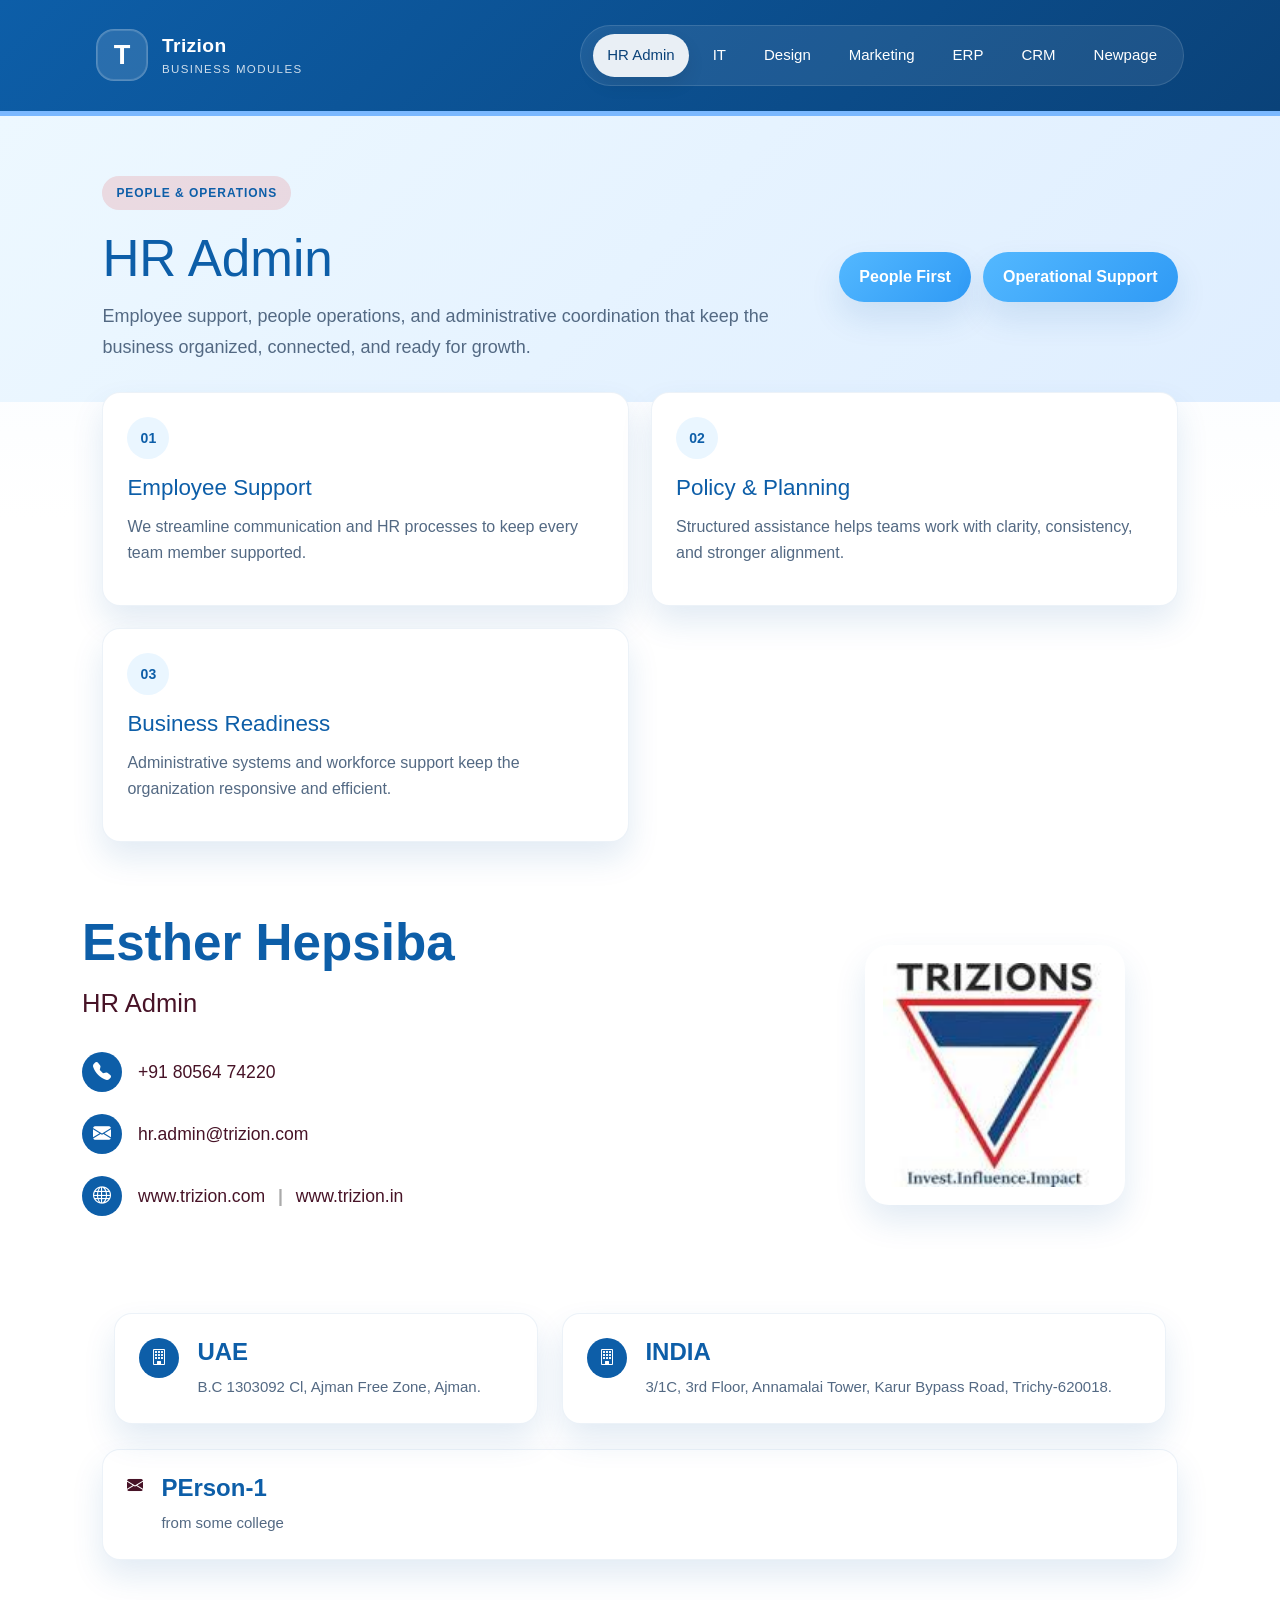
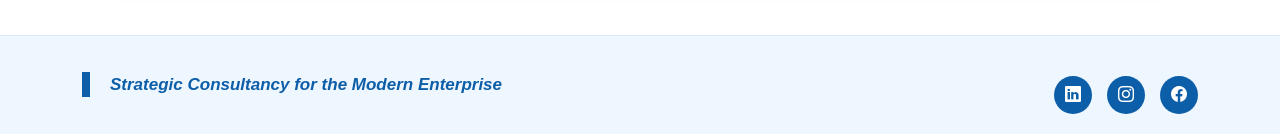
<file: index.html>
<!DOCTYPE html>
<html lang="en">
<head>
    <meta charset="UTF-8">
    <meta name="viewport" content="width=device-width, initial-scale=1.0">
    <title>Trizion - HR Admin</title>
    <link href="https://cdn.jsdelivr.net/npm/bootstrap@5.3.3/dist/css/bootstrap.min.css" rel="stylesheet">
    <link rel="stylesheet" href="https://cdn.jsdelivr.net/npm/bootstrap-icons@1.11.3/font/bootstrap-icons.min.css">
    <link rel="stylesheet" href="css/style.css">
</head>
<body>
    <script src="https://cdn.jsdelivr.net/npm/bootstrap@5.3.3/dist/js/bootstrap.bundle.min.js"></script>
    <script src="js/script.js"></script>

    <header class="site-header">
        <div class="header-container">
            <div class="header-shell">
                <div class="brand-block">
                    <div class="brand-logo">T</div>
                    <div class="brand-copy">
                        <span class="brand-tag">Trizion</span>
                        <small>Business Modules</small>
                    </div>
                </div>

                <nav class="module-nav" aria-label="Primary navigation">
                    <a href="index.html" class="active">HR Admin</a>
                    <a href="IT/it.html">IT</a>
                    <a href="design/design.html">Design</a>
                    <a href="marketing/marketing.html">Marketing</a>
                    <a href="erp/erp.html">ERP</a>
                    <a href="crm/crm.html">CRM</a>
                    <a href="newpg/newpage.html">Newpage</a>
                </nav>
            </div>
        </div>
    </header>

    <main>
        <section class="hr-banner">
            <div class="banner-copy">
                <span class="eyebrow">People & Operations</span>
                <h2>HR Admin</h2>
                <p>
                    Employee support, people operations, and administrative coordination that keep the business
                    organized, connected, and ready for growth.
                </p>
            </div>
            <div class="banner-cta">
                <button>People First</button>
                <button>Operational Support</button>
            </div>
        </section>

        <section class="department-showcase">
            <div class="showcase-card">
                <span class="showcase-number">01</span>
                <h3>Employee Support</h3>
                <p>We streamline communication and HR processes to keep every team member supported.</p>
            </div>
            <div class="showcase-card">
                <span class="showcase-number">02</span>
                <h3>Policy & Planning</h3>
                <p>Structured assistance helps teams work with clarity, consistency, and stronger alignment.</p>
            </div>
            <div class="showcase-card">
                <span class="showcase-number">03</span>
                <h3>Business Readiness</h3>
                <p>Administrative systems and workforce support keep the organization responsive and efficient.</p>
            </div>
        </section>

        <section class="employee-section">
            <div class="container employee-profile">
                <div class="employee-summary">
                    <h2 class="employee-name">Esther Hepsiba</h2>
                    <p class="employee-role">HR Admin</p>

                    <div class="contact-details">
                        <div class="contact-item">
                            <div class="contact-icon"><i class="bi bi-telephone-fill"></i></div>
                            <span>+91 80564 74220</span>
                        </div>
                        <div class="contact-item">
                            <div class="contact-icon"><i class="bi bi-envelope-fill"></i></div>
                            <span>hr.admin@trizion.com</span>
                        </div>
                        <div class="contact-item">
                            <div class="contact-icon"><i class="bi bi-globe"></i></div>
                            <span>
                                www.trizion.com
                                <strong class="website-divider">|</strong>
                                www.trizion.in
                            </span>
                        </div>
                    </div>
                </div>

                <div class="profile-visual">
                    <img src="assets/images/trizions-logo.png" alt="Trizion Logo" class="company-logo">
                </div>
            </div>
        </section>

        <section class="address-section">
            <div class="container">
                <div class="row g-4">
                    <div class="col-md-5">
                        <div class="address-block">
                            <div class="address-icon"><i class="bi bi-building"></i></div>
                            <div>
                                <h3>UAE</h3>
                                <p>B.C 1303092 Cl, Ajman Free Zone, Ajman.</p>
                            </div>
                        </div>
                    </div>
                    <div class="col-md-7">
                        <div class="address-block">
                            <div class="address-icon"><i class="bi bi-building"></i></div>
                            <div>
                                <h3>INDIA</h3>
                                <p>3/1C, 3rd Floor, Annamalai Tower, Karur Bypass Road, Trichy-620018.</p>
                            </div>
                        </div>
                    </div>
                </div>
            </div>
            <div class=""col-md-8">
                <div class="address-block">
                <div class="Linkedin-icon"><i class="bi-envelope-fill"></i></div>
                <div>
                    <h3>PErson-1</h3>
                    <p>from some college</p>
                </div>
                </div>
            </div>
        </section>
    </main>

    <footer class="site-footer">
        <div class="container footer-inner">
            <div class="footer-title">Strategic Consultancy for the Modern Enterprise</div>
            <div class="social-icons">
                <a href="#" aria-label="LinkedIn"><i class="bi bi-linkedin"></i></a>
                <a href="#" aria-label="Instagram"><i class="bi bi-instagram"></i></a>
                <a href="#" aria-label="Facebook"><i class="bi bi-facebook"></i></a>
            </div>
        </div>
    </footer>
</body>
</html>
</file>
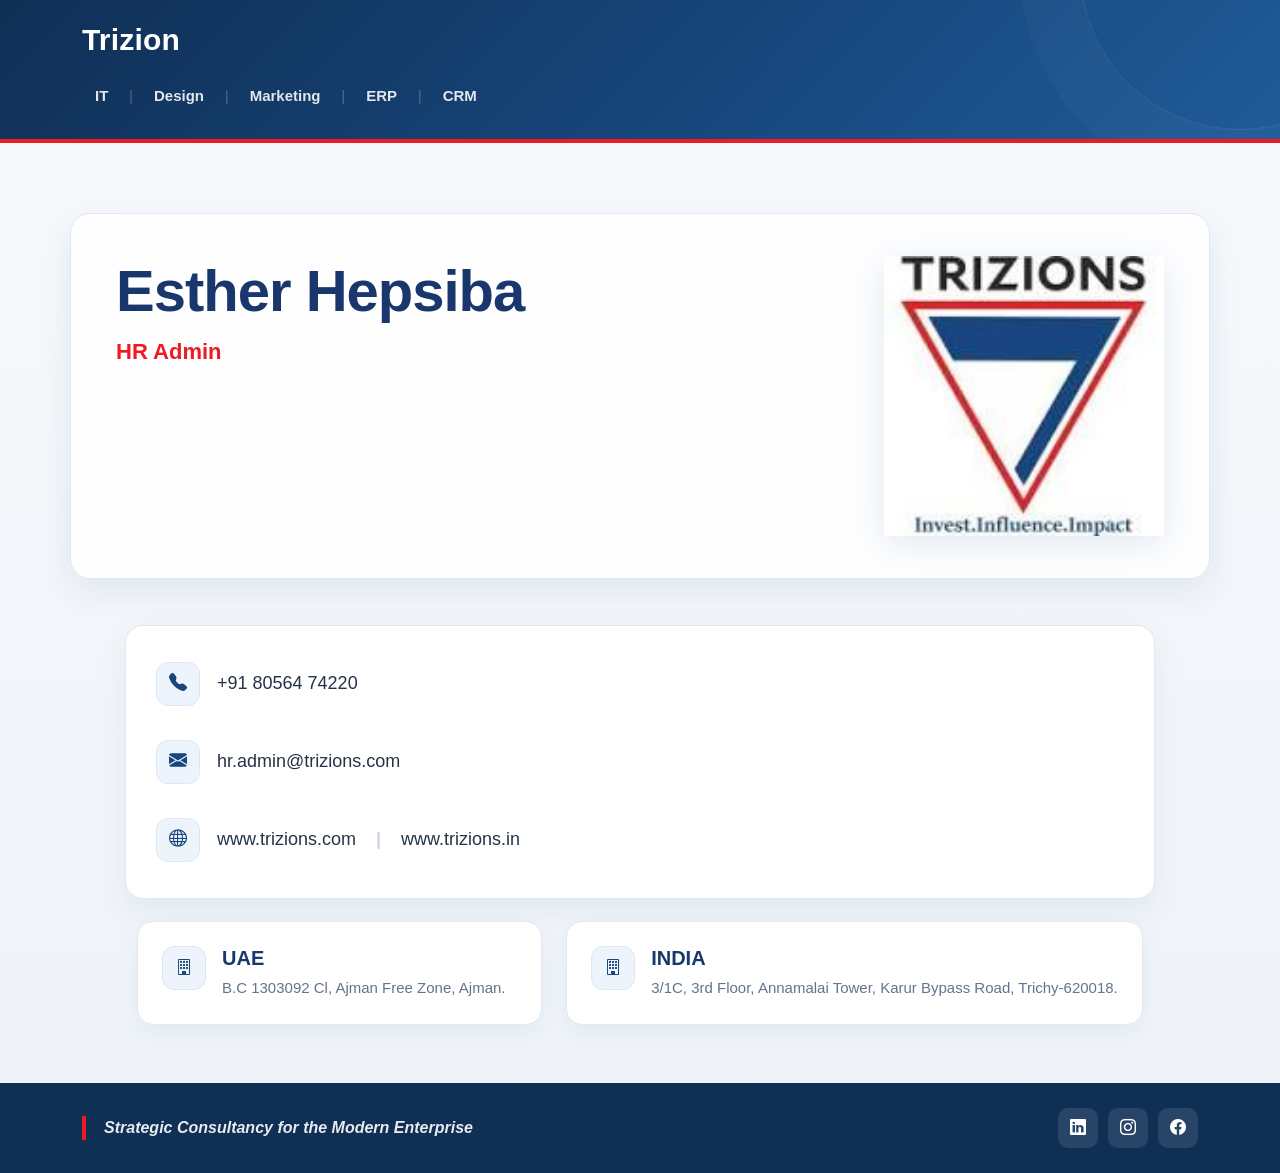
<file: trizon_professional/trizon/index.html>
<!DOCTYPE html>
<html lang="en">
<head>
    <meta charset="UTF-8">
    <meta name="viewport" content="width=device-width, initial-scale=1.0">
    <title>Trizion - HR Admin</title>
    <!-- Bootstrap CSS -->
    <link
        href="https://cdn.jsdelivr.net/npm/bootstrap@5.3.3/dist/css/bootstrap.min.css"
        rel="stylesheet">
    <!-- Bootstrap Icons -->
    <link
        rel="stylesheet"
        href="https://cdn.jsdelivr.net/npm/bootstrap-icons@1.11.3/font/bootstrap-icons.min.css">
    <!-- Custom CSS -->
    <link rel="stylesheet" href="css/style.css">
</head>
<body>
    <!-- Bootstrap JavaScript -->
    <script
        src="https://cdn.jsdelivr.net/npm/bootstrap@5.3.3/dist/js/bootstrap.bundle.min.js">
    </script>
    <!-- Custom JavaScript -->
    <script src="js/script.js"></script>
<header class="site-header">
    <div class="container">
        <div class="header-content">
            <h1 class="company-name">
                Trizion
            </h1>
            <nav class="main-navigation">
                <a href="IT/it.html">IT</a>
                <span>|</span>
                <a href="design/design.html">Design</a>
                <span>|</span>
                <a href="marketing/marketing.html">Marketing</a>
                <span>|</span>
                <a href="erp/erp.html">ERP</a>
                <span>|</span>
                <a href="crm/crm.html">CRM</a>
            </nav>
        </div>
    </div>
    <div class="container">

        <div class="header-content">

            <!-- Logo -->
            ...

            <!-- Navigation -->
            <nav class="main-navigation">
                ...
            </nav>

        </div>

    </div>


</header>
<main>
    <section class="employee-section">
        <div class="container">
            <div class="row align-items-start">
                <!-- Employee Information -->
                <div class="col-lg-8">
                    <h2 class="employee-name">
                        Esther Hepsiba
                    </h2>
                    <p class="employee-role">
                        HR Admin
                    </p>
                </div>
                <!-- Company Logo -->
                <div class="col-lg-4 text-lg-end text-center">
                    <img
                        src="assets/images/trizions-logo.png"
                        alt="Trizion Logo"
                        class="company-logo">
                </div>
            </div>
        </div>
    </section>
</main>
<p class="employee-role">
    HR Admin
</p>
<div class="contact-details">
    <div class="contact-item">
        <div class="contact-icon">
            <i class="bi bi-telephone-fill"></i>
        </div>
        <span>+91 80564 74220</span>
    </div>
    <div class="contact-item">
        <div class="contact-icon">
            <i class="bi bi-envelope-fill"></i>
        </div>
        <span>hr.admin@trizions.com</span>
    </div>
   <div class="contact-item">
        <div class="contact-icon">
            <i class="bi bi-globe"></i>
        </div>
        <span>
            www.trizions.com
            <strong class="website-divider">|</strong>
            www.trizions.in
        </span>
    </div>
</div>
<div class="row address-section">
    <div class="col-md-5">
        <div class="address-block">
            <div class="address-icon">
                <i class="bi bi-building"></i>
            </div>
            <div>
                <h3>UAE</h3>
                <p>
                    B.C 1303092 Cl, Ajman Free Zone, Ajman.
                </p>
            </div>
        </div>
    </div>
   <div class="col-md-7">
        <div class="address-block">
            <div class="address-icon">
                <i class="bi bi-building"></i>
            </div>
            <div>
                <h3>INDIA</h3>
                <p>
                    3/1C, 3rd Floor, Annamalai Tower,
                    Karur Bypass Road, Trichy-620018.
                </p>
            </div>
        </div>
    </div>
</div>
<footer class="site-footer">
    <div class="container">
        <div class="row align-items-center">
            <div class="col-md-8">
                <div class="footer-title">
                    Strategic Consultancy for the Modern Enterprise
                </div>
            </div>
            <div class="col-md-4">
                <div class="social-icons">
                    <a href="#" aria-label="LinkedIn">
                        <i class="bi bi-linkedin"></i>
                    </a>
                    <a href="#" aria-label="Instagram">
                        <i class="bi bi-instagram"></i>
                    </a>
                    <a href="#" aria-label="Facebook">
                        <i class="bi bi-facebook"></i>
                    </a>
                </div>
            </div>
        </div>
    </div>
</footer>
</body>
</html>
</file>
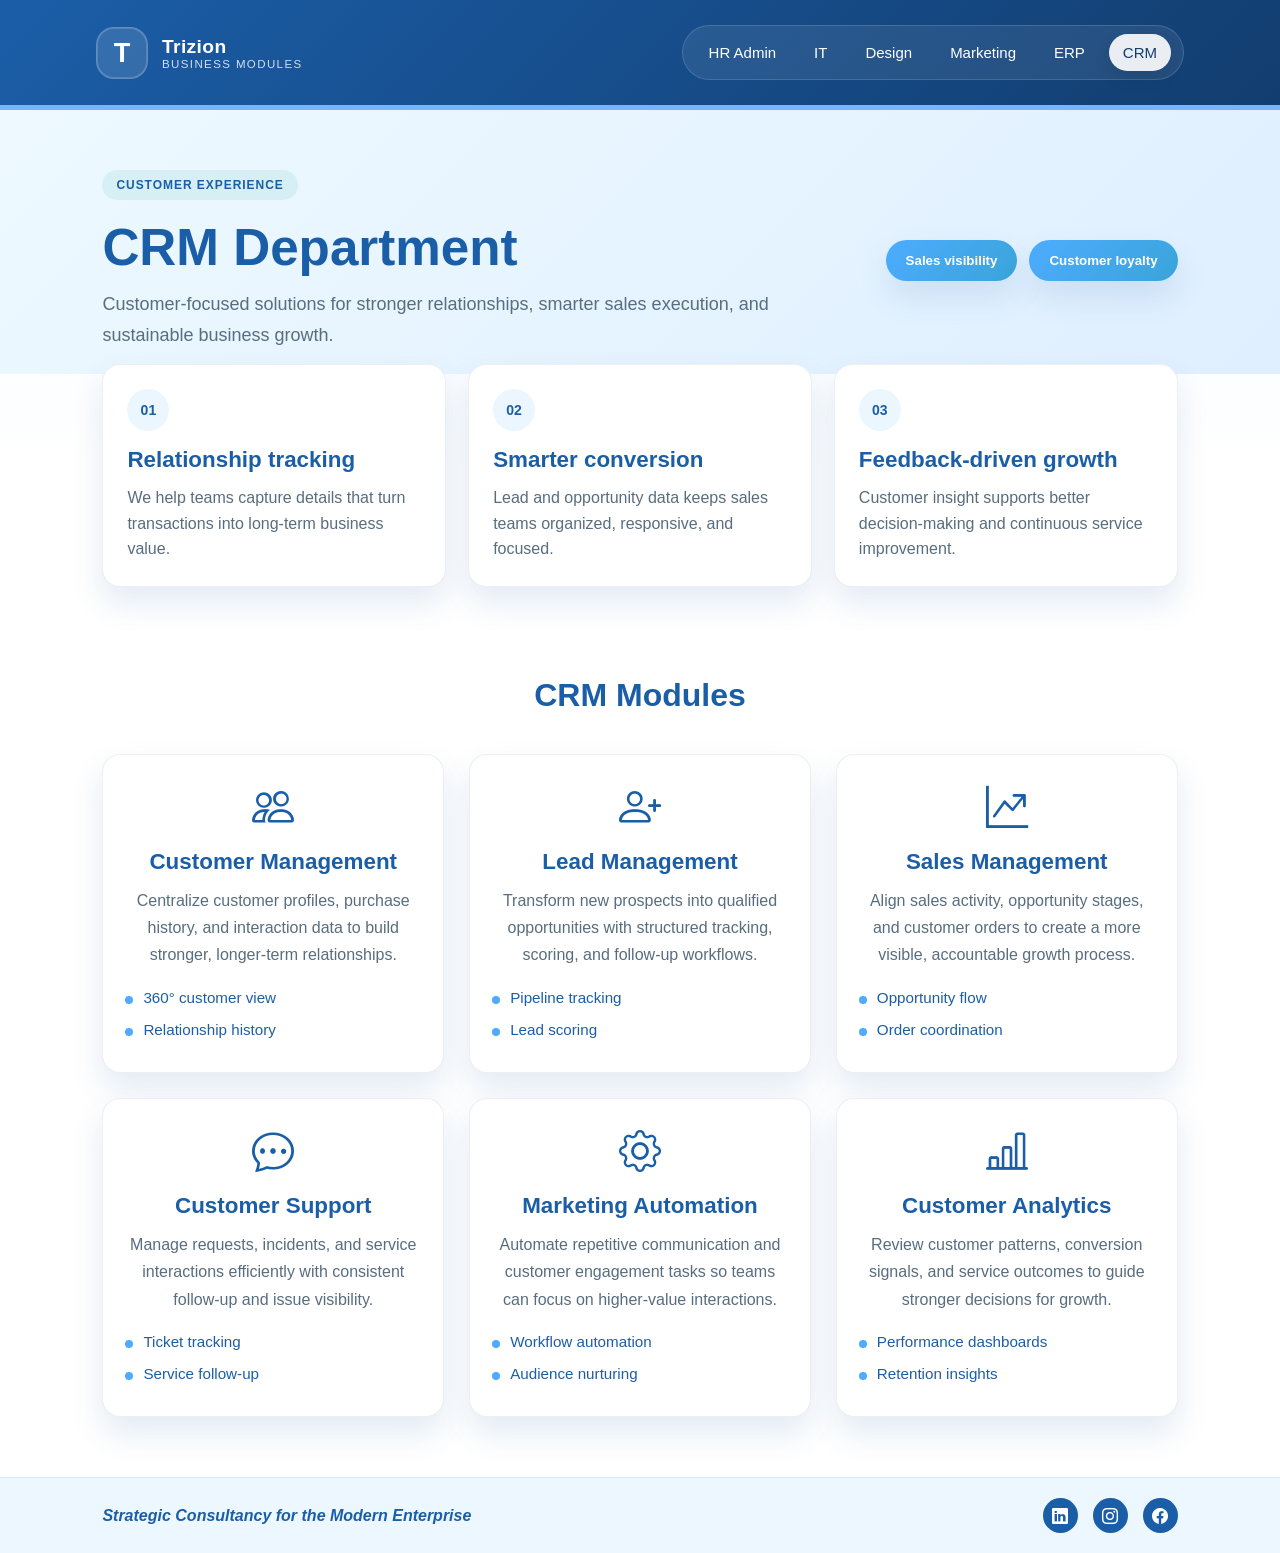
<file: crm/crm.html>
<!DOCTYPE html>
<html lang="en">

<head>

    <meta charset="UTF-8">

    <meta name="viewport" content="width=device-width, initial-scale=1.0">

    <title>Trizion - CRM</title>

    <link
        href="https://cdn.jsdelivr.net/npm/bootstrap-icons@1.11.3/font/bootstrap-icons.min.css"
        rel="stylesheet">

    <link rel="stylesheet" href="crm.css">

</head>

<body>

    <header class="crm-header">
        <div class="header-container">
            <div class="header-shell">
                <div class="brand-block">
                    <div class="brand-logo">T</div>
                    <div class="brand-copy">
                        <span class="brand-tag">Trizion</span>
                        <small>Business Modules</small>
                    </div>
                </div>

                <nav class="module-nav" aria-label="Primary navigation">
                    <a href="../index.html">HR Admin</a>
                    <a href="../IT/it.html">IT</a>
                    <a href="../design/design.html">Design</a>
                    <a href="../marketing/marketing.html">Marketing</a>
                    <a href="../erp/erp.html">ERP</a>
                    <a href="crm.html" class="active">CRM</a>
                </nav>
            </div>
        </div>
    </header>

    <main>
        <section class="crm-banner">
            <div class="banner-copy">
                <span class="eyebrow">Customer Experience</span>
                <h2>CRM Department</h2>
                <p>
                    Customer-focused solutions for stronger relationships, smarter sales execution, and
                    sustainable business growth.
                </p>
            </div>
            <div class="banner-cta">
                <button>Sales visibility</button>
                <button>Customer loyalty</button>
            </div>
        </section>

        <section class="department-showcase">
            <div class="showcase-card">
                <span class="showcase-number">01</span>
                <h3>Relationship tracking</h3>
                <p>We help teams capture details that turn transactions into long-term business value.</p>
            </div>
            <div class="showcase-card">
                <span class="showcase-number">02</span>
                <h3>Smarter conversion</h3>
                <p>Lead and opportunity data keeps sales teams organized, responsive, and focused.</p>
            </div>
            <div class="showcase-card">
                <span class="showcase-number">03</span>
                <h3>Feedback-driven growth</h3>
                <p>Customer insight supports better decision-making and continuous service improvement.</p>
            </div>
        </section>

        <section class="crm-modules">
            <h2>CRM Modules</h2>
            <div class="module-container">
                <article class="module-card">
                    <i class="bi bi-people"></i>
                    <h3>Customer Management</h3>
                    <p>
                        Centralize customer profiles, purchase history, and interaction data to build stronger,
                        longer-term relationships.
                    </p>
                    <ul class="card-points">
                        <li>360° customer view</li>
                        <li>Relationship history</li>
                    </ul>
                </article>

                <article class="module-card">
                    <i class="bi bi-person-plus"></i>
                    <h3>Lead Management</h3>
                    <p>
                        Transform new prospects into qualified opportunities with structured tracking, scoring,
                        and follow-up workflows.
                    </p>
                    <ul class="card-points">
                        <li>Pipeline tracking</li>
                        <li>Lead scoring</li>
                    </ul>
                </article>

                <article class="module-card">
                    <i class="bi bi-graph-up-arrow"></i>
                    <h3>Sales Management</h3>
                    <p>
                        Align sales activity, opportunity stages, and customer orders to create a more visible,
                        accountable growth process.
                    </p>
                    <ul class="card-points">
                        <li>Opportunity flow</li>
                        <li>Order coordination</li>
                    </ul>
                </article>

                <article class="module-card">
                    <i class="bi bi-chat-dots"></i>
                    <h3>Customer Support</h3>
                    <p>
                        Manage requests, incidents, and service interactions efficiently with consistent follow-up
                        and issue visibility.
                    </p>
                    <ul class="card-points">
                        <li>Ticket tracking</li>
                        <li>Service follow-up</li>
                    </ul>
                </article>

                <article class="module-card">
                    <i class="bi bi-gear"></i>
                    <h3>Marketing Automation</h3>
                    <p>
                        Automate repetitive communication and customer engagement tasks so teams can focus on
                        higher-value interactions.
                    </p>
                    <ul class="card-points">
                        <li>Workflow automation</li>
                        <li>Audience nurturing</li>
                    </ul>
                </article>

                <article class="module-card">
                    <i class="bi bi-bar-chart-line"></i>
                    <h3>Customer Analytics</h3>
                    <p>
                        Review customer patterns, conversion signals, and service outcomes to guide stronger
                        decisions for growth.
                    </p>
                    <ul class="card-points">
                        <li>Performance dashboards</li>
                        <li>Retention insights</li>
                    </ul>
                </article>
            </div>
        </section>
    </main>

    <footer class="crm-footer">
        <p>
            Strategic Consultancy for the Modern Enterprise
        </p>

        <div class="social-icons">
            <i class="bi bi-linkedin"></i>
            <i class="bi bi-instagram"></i>
            <i class="bi bi-facebook"></i>
        </div>
    </footer>

</body>

</html>
</file>
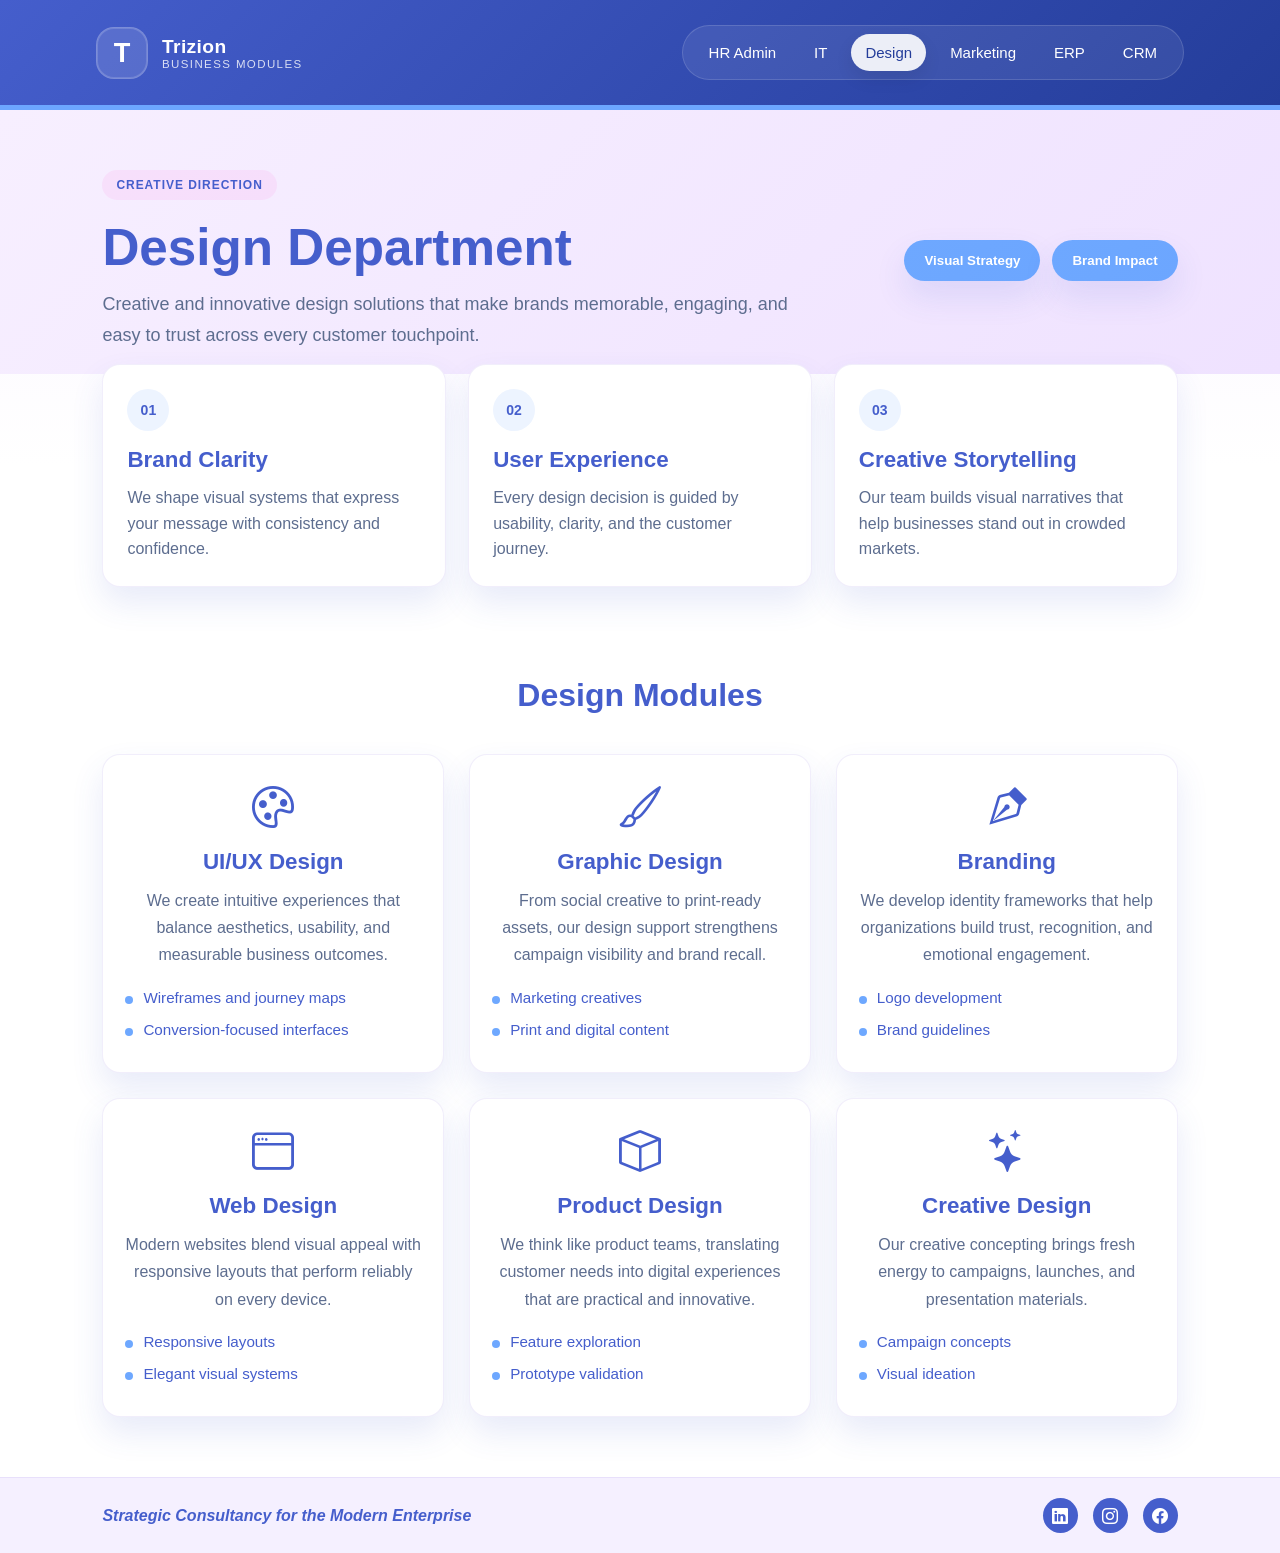
<file: design/design.html>
<!DOCTYPE html>
<html lang="en">

<head>

    <meta charset="UTF-8">

    <meta name="viewport" content="width=device-width, initial-scale=1.0">

    <title>Trizion - Design</title>

    <!-- Bootstrap Icons -->
    <link
        href="https://cdn.jsdelivr.net/npm/bootstrap-icons@1.11.3/font/bootstrap-icons.min.css"
        rel="stylesheet">

    <!-- Design CSS -->
    <link rel="stylesheet" href="design.css">

</head>

<body>

    <header class="design-header">
        <div class="header-container">
            <div class="header-shell">
                <div class="brand-block">
                    <div class="brand-logo">T</div>
                    <div class="brand-copy">
                        <span class="brand-tag">Trizion</span>
                        <small>Business Modules</small>
                    </div>
                </div>

                <nav class="module-nav" aria-label="Primary navigation">
                    <a href="../index.html">HR Admin</a>
                    <a href="../IT/it.html">IT</a>
                    <a href="design.html" class="active">Design</a>
                    <a href="../marketing/marketing.html">Marketing</a>
                    <a href="../erp/erp.html">ERP</a>
                    <a href="../crm/crm.html">CRM</a>
                </nav>
            </div>
        </div>
    </header>

    <main>
        <section class="design-banner">
            <div class="banner-copy">
                <span class="eyebrow">Creative Direction</span>
                <h2>Design Department</h2>
                <p>
                    Creative and innovative design solutions that make brands memorable, engaging, and easy
                    to trust across every customer touchpoint.
                </p>
            </div>
            <div class="banner-cta">
                <button>Visual Strategy</button>
                <button>Brand Impact</button>
            </div>
        </section>

        <section class="department-showcase">
            <div class="showcase-card">
                <span class="showcase-number">01</span>
                <h3>Brand Clarity</h3>
                <p>We shape visual systems that express your message with consistency and confidence.</p>
            </div>
            <div class="showcase-card">
                <span class="showcase-number">02</span>
                <h3>User Experience</h3>
                <p>Every design decision is guided by usability, clarity, and the customer journey.</p>
            </div>
            <div class="showcase-card">
                <span class="showcase-number">03</span>
                <h3>Creative Storytelling</h3>
                <p>Our team builds visual narratives that help businesses stand out in crowded markets.</p>
            </div>
        </section>

        <section class="design-modules">
            <h2>Design Modules</h2>
            <div class="module-container">
                <article class="module-card">
                    <i class="bi bi-palette"></i>
                    <h3>UI/UX Design</h3>
                    <p>
                        We create intuitive experiences that balance aesthetics, usability, and measurable
                        business outcomes.
                    </p>
                    <ul class="card-points">
                        <li>Wireframes and journey maps</li>
                        <li>Conversion-focused interfaces</li>
                    </ul>
                </article>

                <article class="module-card">
                    <i class="bi bi-brush"></i>
                    <h3>Graphic Design</h3>
                    <p>
                        From social creative to print-ready assets, our design support strengthens campaign
                        visibility and brand recall.
                    </p>
                    <ul class="card-points">
                        <li>Marketing creatives</li>
                        <li>Print and digital content</li>
                    </ul>
                </article>

                <article class="module-card">
                    <i class="bi bi-vector-pen"></i>
                    <h3>Branding</h3>
                    <p>
                        We develop identity frameworks that help organizations build trust, recognition, and
                        emotional engagement.
                    </p>
                    <ul class="card-points">
                        <li>Logo development</li>
                        <li>Brand guidelines</li>
                    </ul>
                </article>

                <article class="module-card">
                    <i class="bi bi-window"></i>
                    <h3>Web Design</h3>
                    <p>
                        Modern websites blend visual appeal with responsive layouts that perform reliably on
                        every device.
                    </p>
                    <ul class="card-points">
                        <li>Responsive layouts</li>
                        <li>Elegant visual systems</li>
                    </ul>
                </article>

                <article class="module-card">
                    <i class="bi bi-box"></i>
                    <h3>Product Design</h3>
                    <p>
                        We think like product teams, translating customer needs into digital experiences that
                        are practical and innovative.
                    </p>
                    <ul class="card-points">
                        <li>Feature exploration</li>
                        <li>Prototype validation</li>
                    </ul>
                </article>

                <article class="module-card">
                    <i class="bi bi-stars"></i>
                    <h3>Creative Design</h3>
                    <p>
                        Our creative concepting brings fresh energy to campaigns, launches, and presentation
                        materials.
                    </p>
                    <ul class="card-points">
                        <li>Campaign concepts</li>
                        <li>Visual ideation</li>
                    </ul>
                </article>
            </div>
        </section>
    </main>

    <footer class="design-footer">
        <p>
            Strategic Consultancy for the Modern Enterprise
        </p>

        <div class="social-icons">
            <i class="bi bi-linkedin"></i>
            <i class="bi bi-instagram"></i>
            <i class="bi bi-facebook"></i>
        </div>
    </footer>

</body>

</html>
</file>
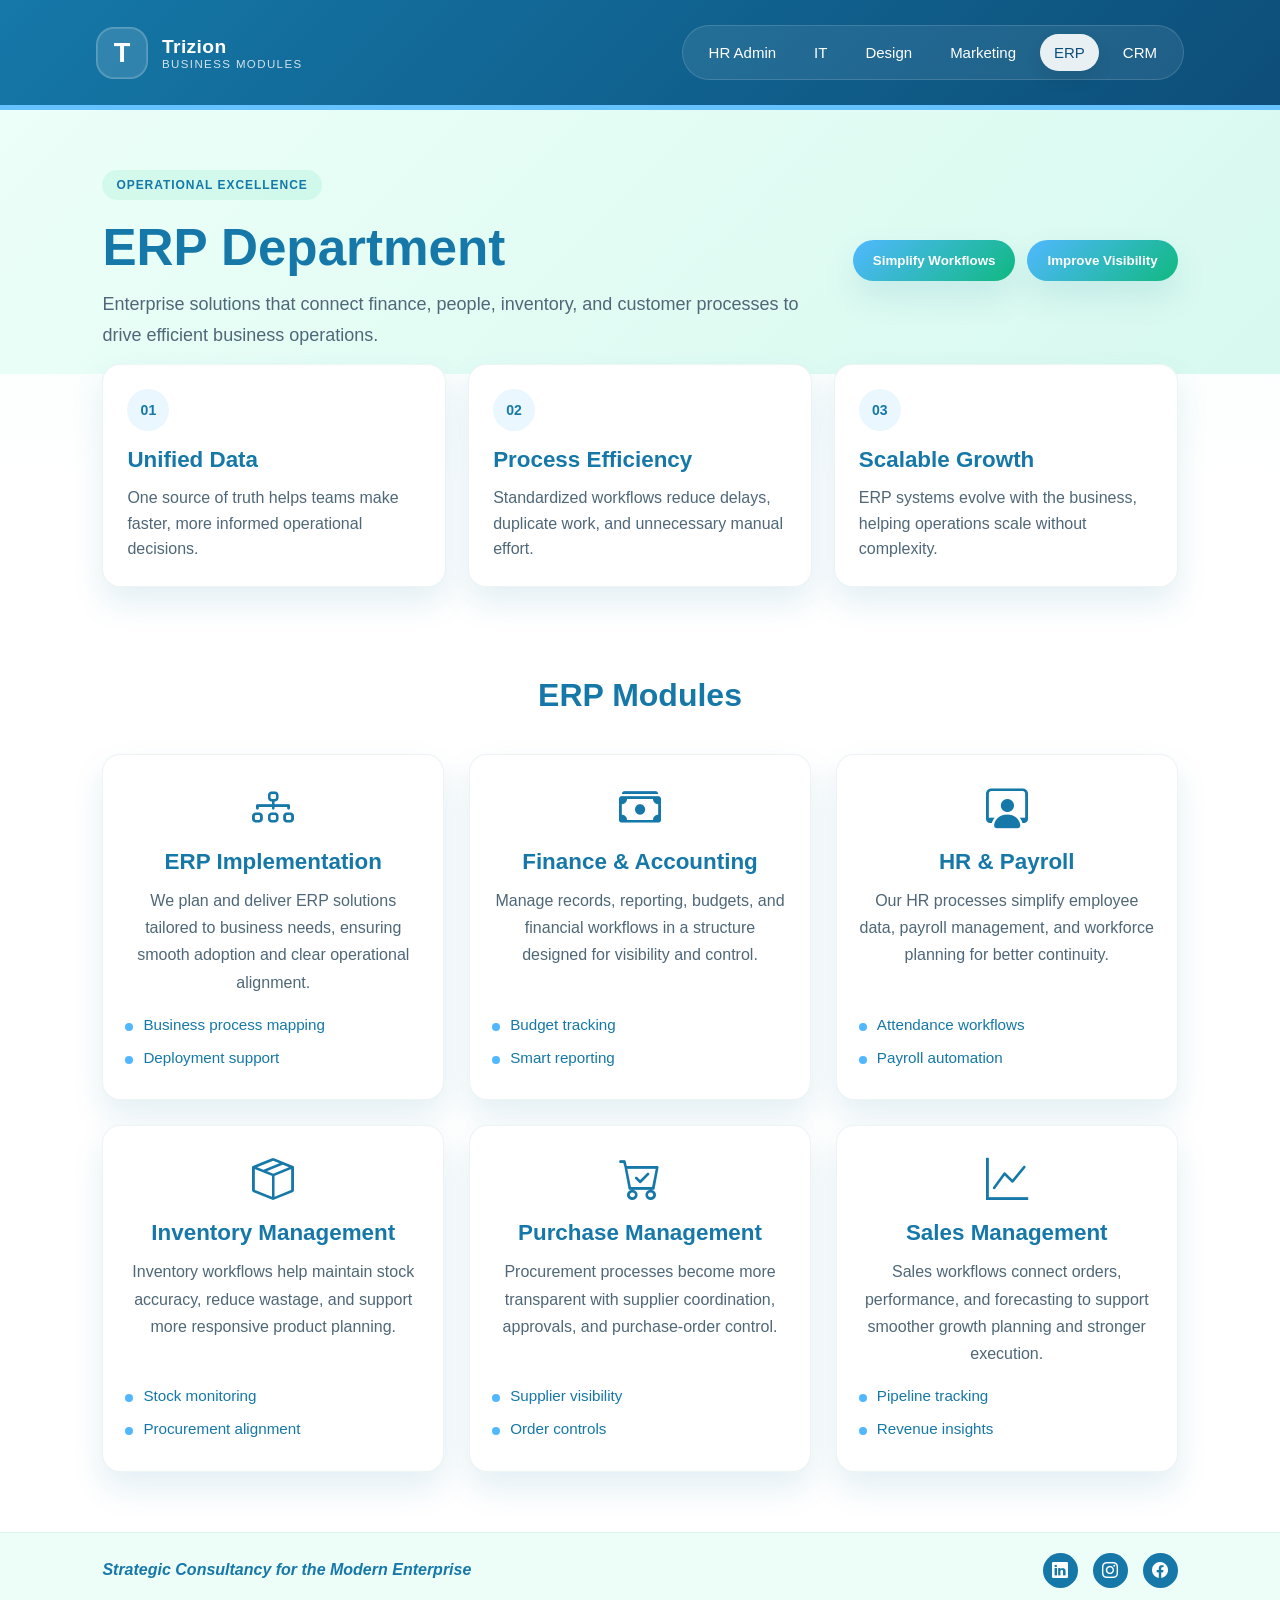
<file: erp/erp.html>
<!DOCTYPE html>
<html lang="en">

<head>

    <meta charset="UTF-8">

    <meta name="viewport" content="width=device-width, initial-scale=1.0">

    <title>Trizion - ERP</title>

    <link
        href="https://cdn.jsdelivr.net/npm/bootstrap-icons@1.11.3/font/bootstrap-icons.min.css"
        rel="stylesheet">

    <link rel="stylesheet" href="erp.css">

</head>

<body>

    <header class="erp-header">
        <div class="header-container">
            <div class="header-shell">
                <div class="brand-block">
                    <div class="brand-logo">T</div>
                    <div class="brand-copy">
                        <span class="brand-tag">Trizion</span>
                        <small>Business Modules</small>
                    </div>
                </div>

                <nav class="module-nav" aria-label="Primary navigation">
                    <a href="../index.html">HR Admin</a>
                    <a href="../IT/it.html">IT</a>
                    <a href="../design/design.html">Design</a>
                    <a href="../marketing/marketing.html">Marketing</a>
                    <a href="erp.html" class="active">ERP</a>
                    <a href="../crm/crm.html">CRM</a>
                </nav>
            </div>
        </div>
    </header>

    <main>
        <section class="erp-banner">
            <div class="banner-copy">
                <span class="eyebrow">Operational Excellence</span>
                <h2>ERP Department</h2>
                <p>
                    Enterprise solutions that connect finance, people, inventory, and customer processes to
                    drive efficient business operations.
                </p>
            </div>
            <div class="banner-cta">
                <button>Simplify Workflows</button>
                <button>Improve Visibility</button>
            </div>
        </section>

        <section class="department-showcase">
            <div class="showcase-card">
                <span class="showcase-number">01</span>
                <h3>Unified Data</h3>
                <p>One source of truth helps teams make faster, more informed operational decisions.</p>
            </div>
            <div class="showcase-card">
                <span class="showcase-number">02</span>
                <h3>Process Efficiency</h3>
                <p>Standardized workflows reduce delays, duplicate work, and unnecessary manual effort.</p>
            </div>
            <div class="showcase-card">
                <span class="showcase-number">03</span>
                <h3>Scalable Growth</h3>
                <p>ERP systems evolve with the business, helping operations scale without complexity.</p>
            </div>
        </section>

        <section class="erp-modules">
            <h2>ERP Modules</h2>
            <div class="module-container">
                <article class="module-card">
                    <i class="bi bi-diagram-3"></i>
                    <h3>ERP Implementation</h3>
                    <p>
                        We plan and deliver ERP solutions tailored to business needs, ensuring smooth adoption
                        and clear operational alignment.
                    </p>
                    <ul class="card-points">
                        <li>Business process mapping</li>
                        <li>Deployment support</li>
                    </ul>
                </article>

                <article class="module-card">
                    <i class="bi bi-cash-stack"></i>
                    <h3>Finance & Accounting</h3>
                    <p>
                        Manage records, reporting, budgets, and financial workflows in a structure designed for
                        visibility and control.
                    </p>
                    <ul class="card-points">
                        <li>Budget tracking</li>
                        <li>Smart reporting</li>
                    </ul>
                </article>

                <article class="module-card">
                    <i class="bi bi-person-workspace"></i>
                    <h3>HR & Payroll</h3>
                    <p>
                        Our HR processes simplify employee data, payroll management, and workforce planning for
                        better continuity.
                    </p>
                    <ul class="card-points">
                        <li>Attendance workflows</li>
                        <li>Payroll automation</li>
                    </ul>
                </article>

                <article class="module-card">
                    <i class="bi bi-box-seam"></i>
                    <h3>Inventory Management</h3>
                    <p>
                        Inventory workflows help maintain stock accuracy, reduce wastage, and support more
                        responsive product planning.
                    </p>
                    <ul class="card-points">
                        <li>Stock monitoring</li>
                        <li>Procurement alignment</li>
                    </ul>
                </article>

                <article class="module-card">
                    <i class="bi bi-cart-check"></i>
                    <h3>Purchase Management</h3>
                    <p>
                        Procurement processes become more transparent with supplier coordination, approvals, and
                        purchase-order control.
                    </p>
                    <ul class="card-points">
                        <li>Supplier visibility</li>
                        <li>Order controls</li>
                    </ul>
                </article>

                <article class="module-card">
                    <i class="bi bi-graph-up"></i>
                    <h3>Sales Management</h3>
                    <p>
                        Sales workflows connect orders, performance, and forecasting to support smoother growth
                        planning and stronger execution.
                    </p>
                    <ul class="card-points">
                        <li>Pipeline tracking</li>
                        <li>Revenue insights</li>
                    </ul>
                </article>
            </div>
        </section>
    </main>

    <footer class="erp-footer">
        <p>
            Strategic Consultancy for the Modern Enterprise
        </p>

        <div class="social-icons">
            <i class="bi bi-linkedin"></i>
            <i class="bi bi-instagram"></i>
            <i class="bi bi-facebook"></i>
        </div>
    </footer>

</body>

</html>
</file>
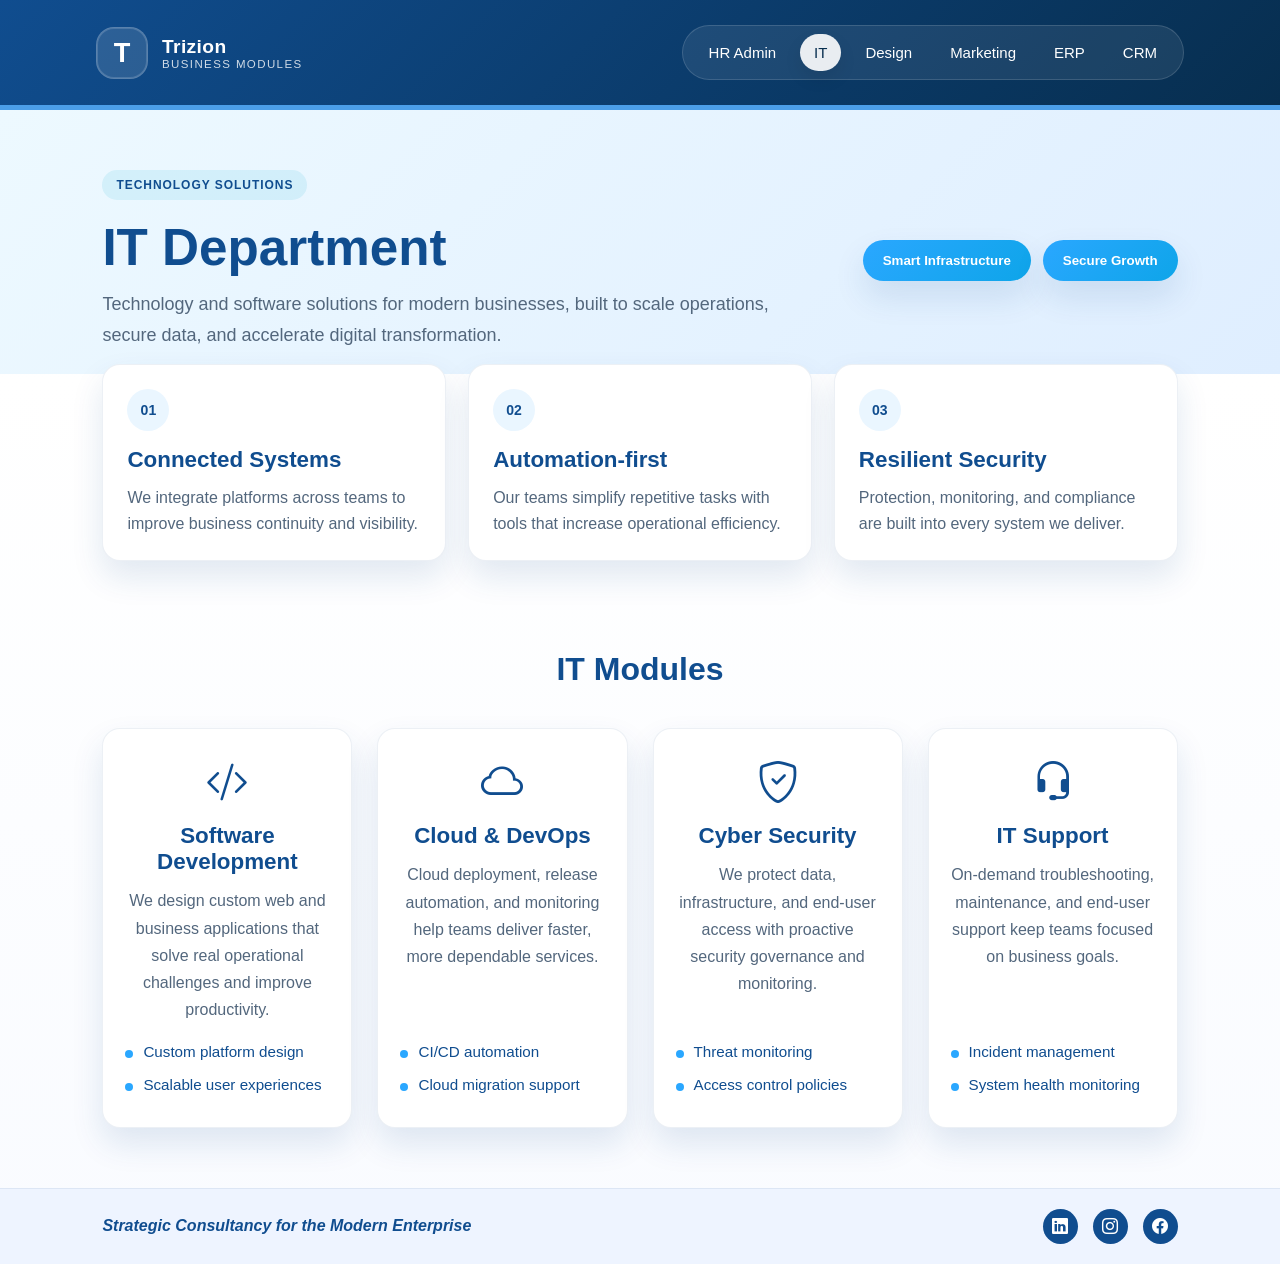
<file: IT/it.html>
<!DOCTYPE html>
<html lang="en">
<head>
    <meta charset="UTF-8">
    <meta name="viewport" content="width=device-width, initial-scale=1.0">

    <title>Trizion - IT</title>

    <link
        href="https://cdn.jsdelivr.net/npm/bootstrap-icons@1.11.3/font/bootstrap-icons.min.css"
        rel="stylesheet">

    <link rel="stylesheet" href="it.css">
</head>

<body>

    <header class="it-header">
        <div class="header-container">
            <div class="header-shell">
                <div class="brand-block">
                    <div class="brand-logo">T</div>
                    <div class="brand-copy">
                        <span class="brand-tag">Trizion</span>
                        <small>Business Modules</small>
                    </div>
                </div>

                <nav class="module-nav" aria-label="Primary navigation">
                    <a href="../index.html">HR Admin</a>
                    <a href="it.html" class="active">IT</a>
                    <a href="../design/design.html">Design</a>
                    <a href="../marketing/marketing.html">Marketing</a>
                    <a href="../erp/erp.html">ERP</a>
                    <a href="../crm/crm.html">CRM</a>
                </nav>
            </div>
        </div>
    </header>

    <main>
        <section class="it-banner">
            <div class="banner-copy">
                <span class="eyebrow">Technology Solutions</span>
                <h2>IT Department</h2>
                <p>
                    Technology and software solutions for modern businesses, built to scale operations,
                    secure data, and accelerate digital transformation.
                </p>
            </div>
            <div class="banner-cta">
                <button>Smart Infrastructure</button>
                <button>Secure Growth</button>
            </div>
        </section>

        <section class="department-showcase">
            <div class="showcase-card">
                <span class="showcase-number">01</span>
                <h3>Connected Systems</h3>
                <p>We integrate platforms across teams to improve business continuity and visibility.</p>
            </div>
            <div class="showcase-card">
                <span class="showcase-number">02</span>
                <h3>Automation-first</h3>
                <p>Our teams simplify repetitive tasks with tools that increase operational efficiency.</p>
            </div>
            <div class="showcase-card">
                <span class="showcase-number">03</span>
                <h3>Resilient Security</h3>
                <p>Protection, monitoring, and compliance are built into every system we deliver.</p>
            </div>
        </section>

        <section class="it-modules">
            <h2>IT Modules</h2>
            <div class="module-container">
                <article class="module-card">
                    <i class="bi bi-code-slash"></i>
                    <h3>Software Development</h3>
                    <p>
                        We design custom web and business applications that solve real operational challenges
                        and improve productivity.
                    </p>
                    <ul class="card-points">
                        <li>Custom platform design</li>
                        <li>Scalable user experiences</li>
                    </ul>
                </article>

                <article class="module-card">
                    <i class="bi bi-cloud"></i>
                    <h3>Cloud & DevOps</h3>
                    <p>
                        Cloud deployment, release automation, and monitoring help teams deliver faster,
                        more dependable services.
                    </p>
                    <ul class="card-points">
                        <li>CI/CD automation</li>
                        <li>Cloud migration support</li>
                    </ul>
                </article>

                <article class="module-card">
                    <i class="bi bi-shield-check"></i>
                    <h3>Cyber Security</h3>
                    <p>
                        We protect data, infrastructure, and end-user access with proactive security
                        governance and monitoring.
                    </p>
                    <ul class="card-points">
                        <li>Threat monitoring</li>
                        <li>Access control policies</li>
                    </ul>
                </article>

                <article class="module-card">
                    <i class="bi bi-headset"></i>
                    <h3>IT Support</h3>
                    <p>
                        On-demand troubleshooting, maintenance, and end-user support keep teams focused on
                        business goals.
                    </p>
                    <ul class="card-points">
                        <li>Incident management</li>
                        <li>System health monitoring</li>
                    </ul>
                </article>
            </div>
        </section>
    </main>

    <footer class="it-footer">
        <p>
            Strategic Consultancy for the Modern Enterprise
        </p>

        <div class="social-icons">
            <i class="bi bi-linkedin"></i>
            <i class="bi bi-instagram"></i>
            <i class="bi bi-facebook"></i>
        </div>
    </footer>

</body>
</html>
</file>
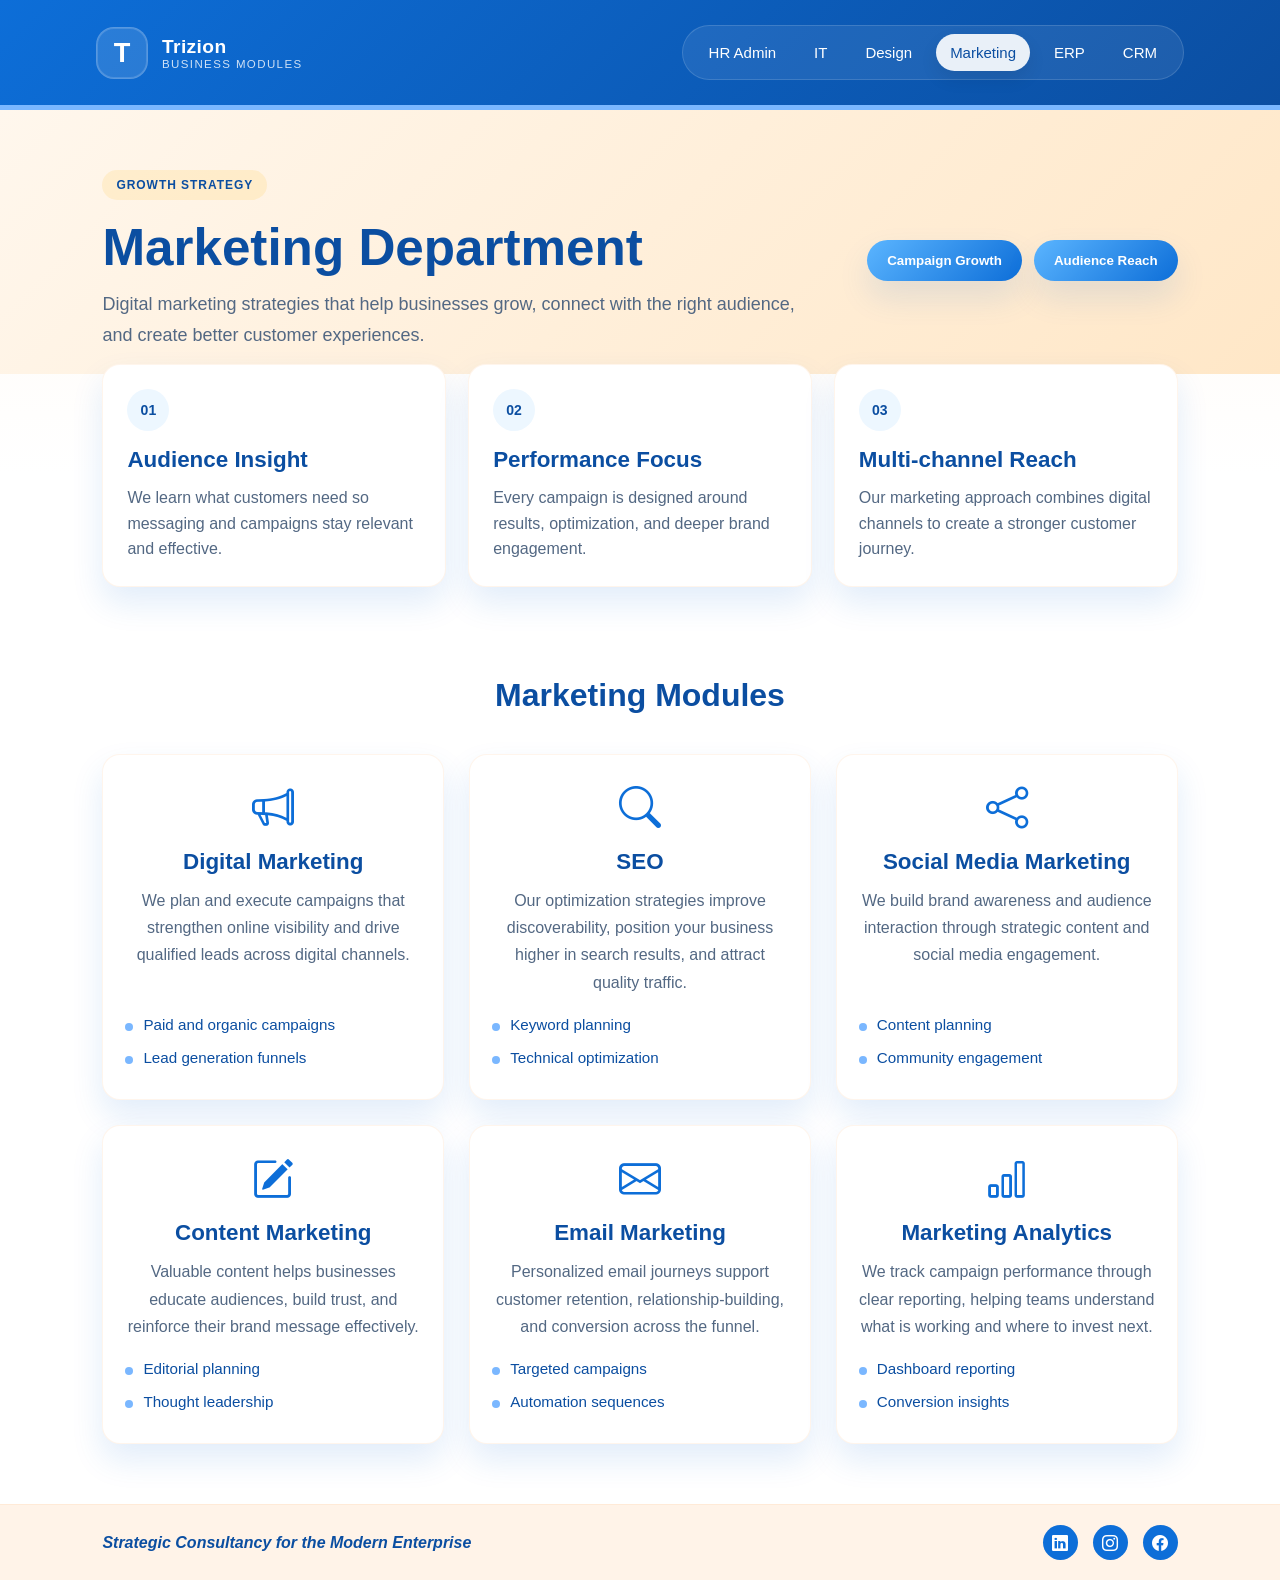
<file: marketing/marketing.html>
<!DOCTYPE html>
<html lang="en">

<head>

    <meta charset="UTF-8">

    <meta name="viewport" content="width=device-width, initial-scale=1.0">

    <title>Trizion - Marketing</title>

    <link
        href="https://cdn.jsdelivr.net/npm/bootstrap-icons@1.11.3/font/bootstrap-icons.min.css"
        rel="stylesheet">

    <link rel="stylesheet" href="marketing.css">

</head>

<body>

    <header class="marketing-header">
        <div class="header-container">
            <div class="header-shell">
                <div class="brand-block">
                    <div class="brand-logo">T</div>
                    <div class="brand-copy">
                        <span class="brand-tag">Trizion</span>
                        <small>Business Modules</small>
                    </div>
                </div>

                <nav class="module-nav" aria-label="Primary navigation">
                    <a href="../index.html">HR Admin</a>
                    <a href="../IT/it.html">IT</a>
                    <a href="../design/design.html">Design</a>
                    <a href="marketing.html" class="active">Marketing</a>
                    <a href="../erp/erp.html">ERP</a>
                    <a href="../crm/crm.html">CRM</a>
                </nav>
            </div>
        </div>
    </header>

    <main>
        <section class="marketing-banner">
            <div class="banner-copy">
                <span class="eyebrow">Growth Strategy</span>
                <h2>Marketing Department</h2>
                <p>
                    Digital marketing strategies that help businesses grow, connect with the right audience,
                    and create better customer experiences.
                </p>
            </div>
            <div class="banner-cta">
                <button>Campaign Growth</button>
                <button>Audience Reach</button>
            </div>
        </section>

        <section class="department-showcase">
            <div class="showcase-card">
                <span class="showcase-number">01</span>
                <h3>Audience Insight</h3>
                <p>We learn what customers need so messaging and campaigns stay relevant and effective.</p>
            </div>
            <div class="showcase-card">
                <span class="showcase-number">02</span>
                <h3>Performance Focus</h3>
                <p>Every campaign is designed around results, optimization, and deeper brand engagement.</p>
            </div>
            <div class="showcase-card">
                <span class="showcase-number">03</span>
                <h3>Multi-channel Reach</h3>
                <p>Our marketing approach combines digital channels to create a stronger customer journey.</p>
            </div>
        </section>

        <section class="marketing-modules">
            <h2>Marketing Modules</h2>
            <div class="module-container">
                <article class="module-card">
                    <i class="bi bi-megaphone"></i>
                    <h3>Digital Marketing</h3>
                    <p>
                        We plan and execute campaigns that strengthen online visibility and drive qualified
                        leads across digital channels.
                    </p>
                    <ul class="card-points">
                        <li>Paid and organic campaigns</li>
                        <li>Lead generation funnels</li>
                    </ul>
                </article>

                <article class="module-card">
                    <i class="bi bi-search"></i>
                    <h3>SEO</h3>
                    <p>
                        Our optimization strategies improve discoverability, position your business higher in
                        search results, and attract quality traffic.
                    </p>
                    <ul class="card-points">
                        <li>Keyword planning</li>
                        <li>Technical optimization</li>
                    </ul>
                </article>

                <article class="module-card">
                    <i class="bi bi-share"></i>
                    <h3>Social Media Marketing</h3>
                    <p>
                        We build brand awareness and audience interaction through strategic content and social
                        media engagement.
                    </p>
                    <ul class="card-points">
                        <li>Content planning</li>
                        <li>Community engagement</li>
                    </ul>
                </article>

                <article class="module-card">
                    <i class="bi bi-pencil-square"></i>
                    <h3>Content Marketing</h3>
                    <p>
                        Valuable content helps businesses educate audiences, build trust, and reinforce their
                        brand message effectively.
                    </p>
                    <ul class="card-points">
                        <li>Editorial planning</li>
                        <li>Thought leadership</li>
                    </ul>
                </article>

                <article class="module-card">
                    <i class="bi bi-envelope"></i>
                    <h3>Email Marketing</h3>
                    <p>
                        Personalized email journeys support customer retention, relationship-building, and
                        conversion across the funnel.
                    </p>
                    <ul class="card-points">
                        <li>Targeted campaigns</li>
                        <li>Automation sequences</li>
                    </ul>
                </article>

                <article class="module-card">
                    <i class="bi bi-bar-chart"></i>
                    <h3>Marketing Analytics</h3>
                    <p>
                        We track campaign performance through clear reporting, helping teams understand what is
                        working and where to invest next.
                    </p>
                    <ul class="card-points">
                        <li>Dashboard reporting</li>
                        <li>Conversion insights</li>
                    </ul>
                </article>
            </div>
        </section>
    </main>

    <footer class="marketing-footer">
        <p>
            Strategic Consultancy for the Modern Enterprise
        </p>

        <div class="social-icons">
            <i class="bi bi-linkedin"></i>
            <i class="bi bi-instagram"></i>
            <i class="bi bi-facebook"></i>
        </div>
    </footer>

</body>

</html>
</file>
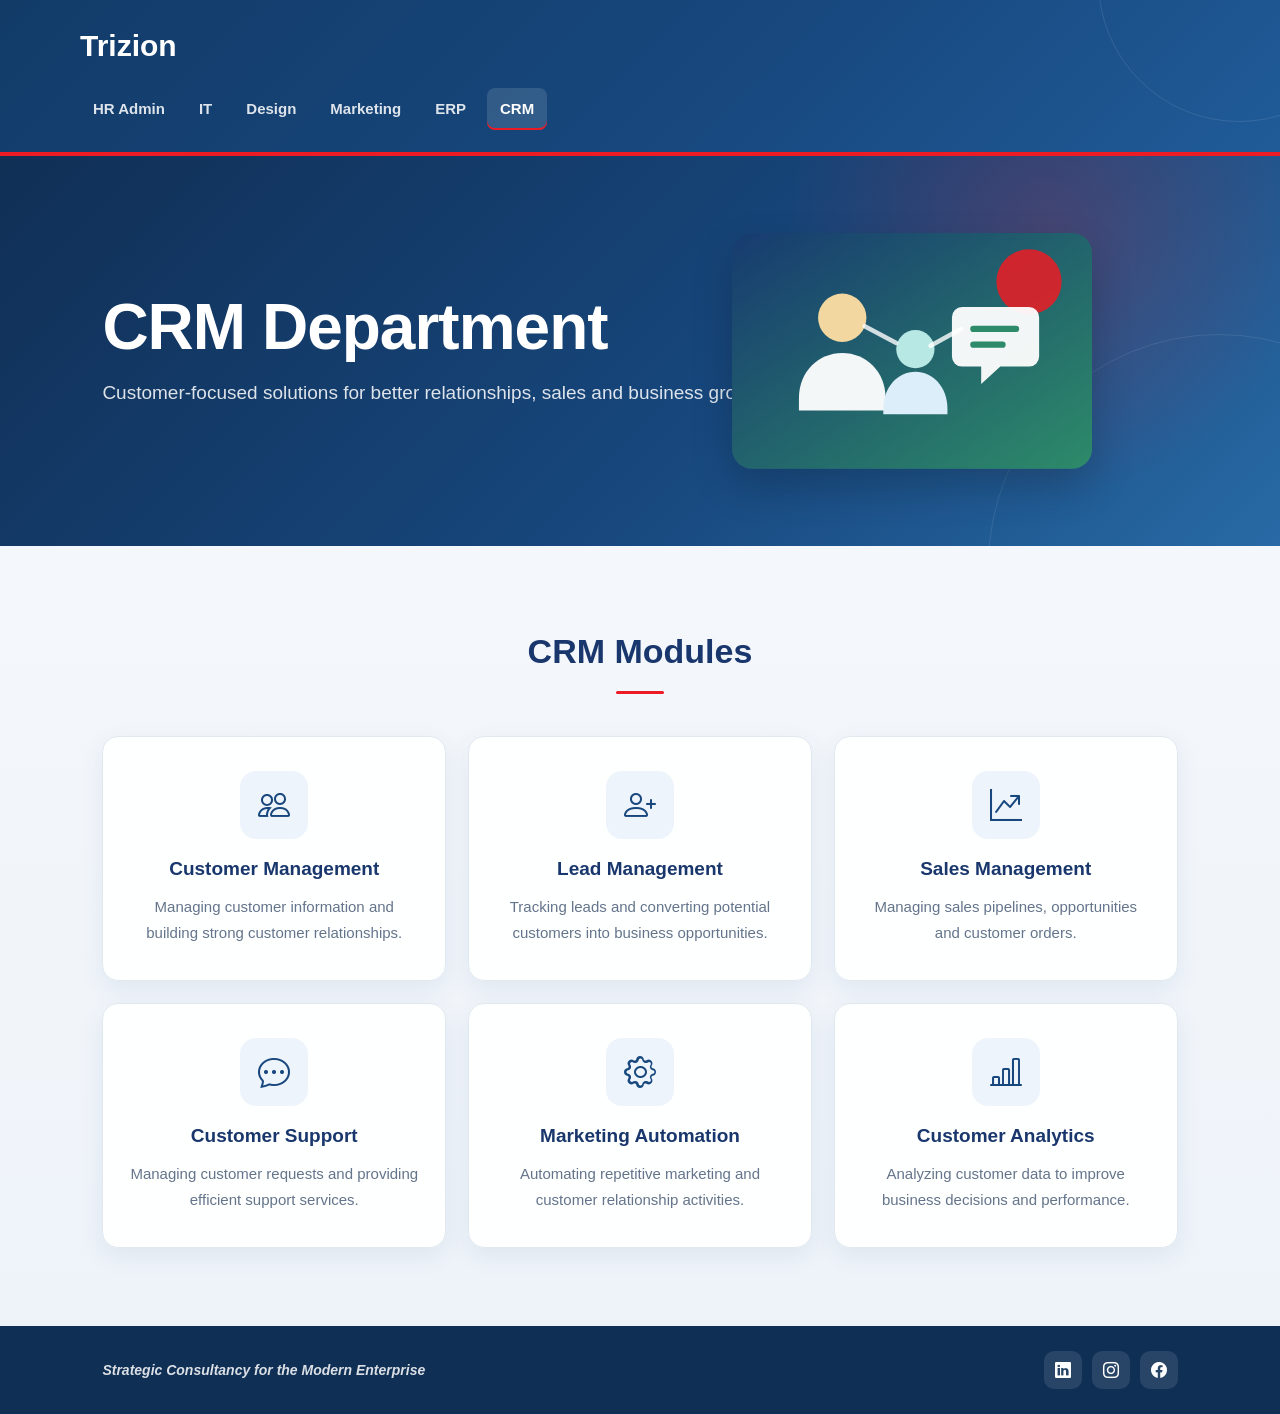
<file: trizon_professional/trizon/crm/crm.html>
<!DOCTYPE html>
<html lang="en">

<head>

    <meta charset="UTF-8">

    <meta name="viewport" content="width=device-width, initial-scale=1.0">

    <title>Trizion - CRM</title>

    <link
        href="https://cdn.jsdelivr.net/npm/bootstrap-icons@1.11.3/font/bootstrap-icons.min.css"
        rel="stylesheet">

    <link rel="stylesheet" href="crm.css">

</head>

<body>


    <!-- HEADER -->

    <header class="crm-header">

        <div class="header-container">

            <h1>Trizion</h1>

            <nav>

                <a href="../index.html">
                    HR Admin
                </a>

                <a href="../IT/it.html">
                    IT
                </a>

                <a href="../design/design.html">
                    Design
                </a>

                <a href="../marketing/marketing.html">
                    Marketing
                </a>

                <a href="../erp/erp.html">
                    ERP
                </a>

                <a href="crm.html" class="active">
                    CRM
                </a>

            </nav>

        </div>
    </header>



    <!-- MAIN -->

    <main>


        <section class="crm-banner">

            <div>

                <h2>CRM Department</h2>

                <p>
                    Customer-focused solutions for better
                    relationships, sales and business growth.
                </p>

                <img class="department-image" src="../assets/images/crm-department.svg" alt="CRM department customer relationship illustration">

            </div>

        </section>



        <section class="crm-modules">

            <h2>CRM Modules</h2>


            <div class="module-container">


                <div class="module-card">

                    <i class="bi bi-people"></i>

                    <h3>Customer Management</h3>

                    <p>
                        Managing customer information and
                        building strong customer relationships.
                    </p>

                </div>



                <div class="module-card">

                    <i class="bi bi-person-plus"></i>

                    <h3>Lead Management</h3>

                    <p>
                        Tracking leads and converting potential
                        customers into business opportunities.
                    </p>

                </div>



                <div class="module-card">

                    <i class="bi bi-graph-up-arrow"></i>

                    <h3>Sales Management</h3>

                    <p>
                        Managing sales pipelines, opportunities
                        and customer orders.
                    </p>

                </div>



                <div class="module-card">

                    <i class="bi bi-chat-dots"></i>

                    <h3>Customer Support</h3>

                    <p>
                        Managing customer requests and providing
                        efficient support services.
                    </p>

                </div>



                <div class="module-card">

                    <i class="bi bi-gear"></i>

                    <h3>Marketing Automation</h3>

                    <p>
                        Automating repetitive marketing and
                        customer relationship activities.
                    </p>

                </div>



                <div class="module-card">

                    <i class="bi bi-bar-chart-line"></i>

                    <h3>Customer Analytics</h3>

                    <p>
                        Analyzing customer data to improve
                        business decisions and performance.
                    </p>

                </div>

            </div>

        </section>

    </main>



    <!-- FOOTER -->

    <footer class="crm-footer">

        <p>
            Strategic Consultancy for the Modern Enterprise
        </p>


        <div class="social-icons">

            <i class="bi bi-linkedin"></i>

            <i class="bi bi-instagram"></i>

            <i class="bi bi-facebook"></i>

        </div>

    </footer>


</body>

</html>
</file>
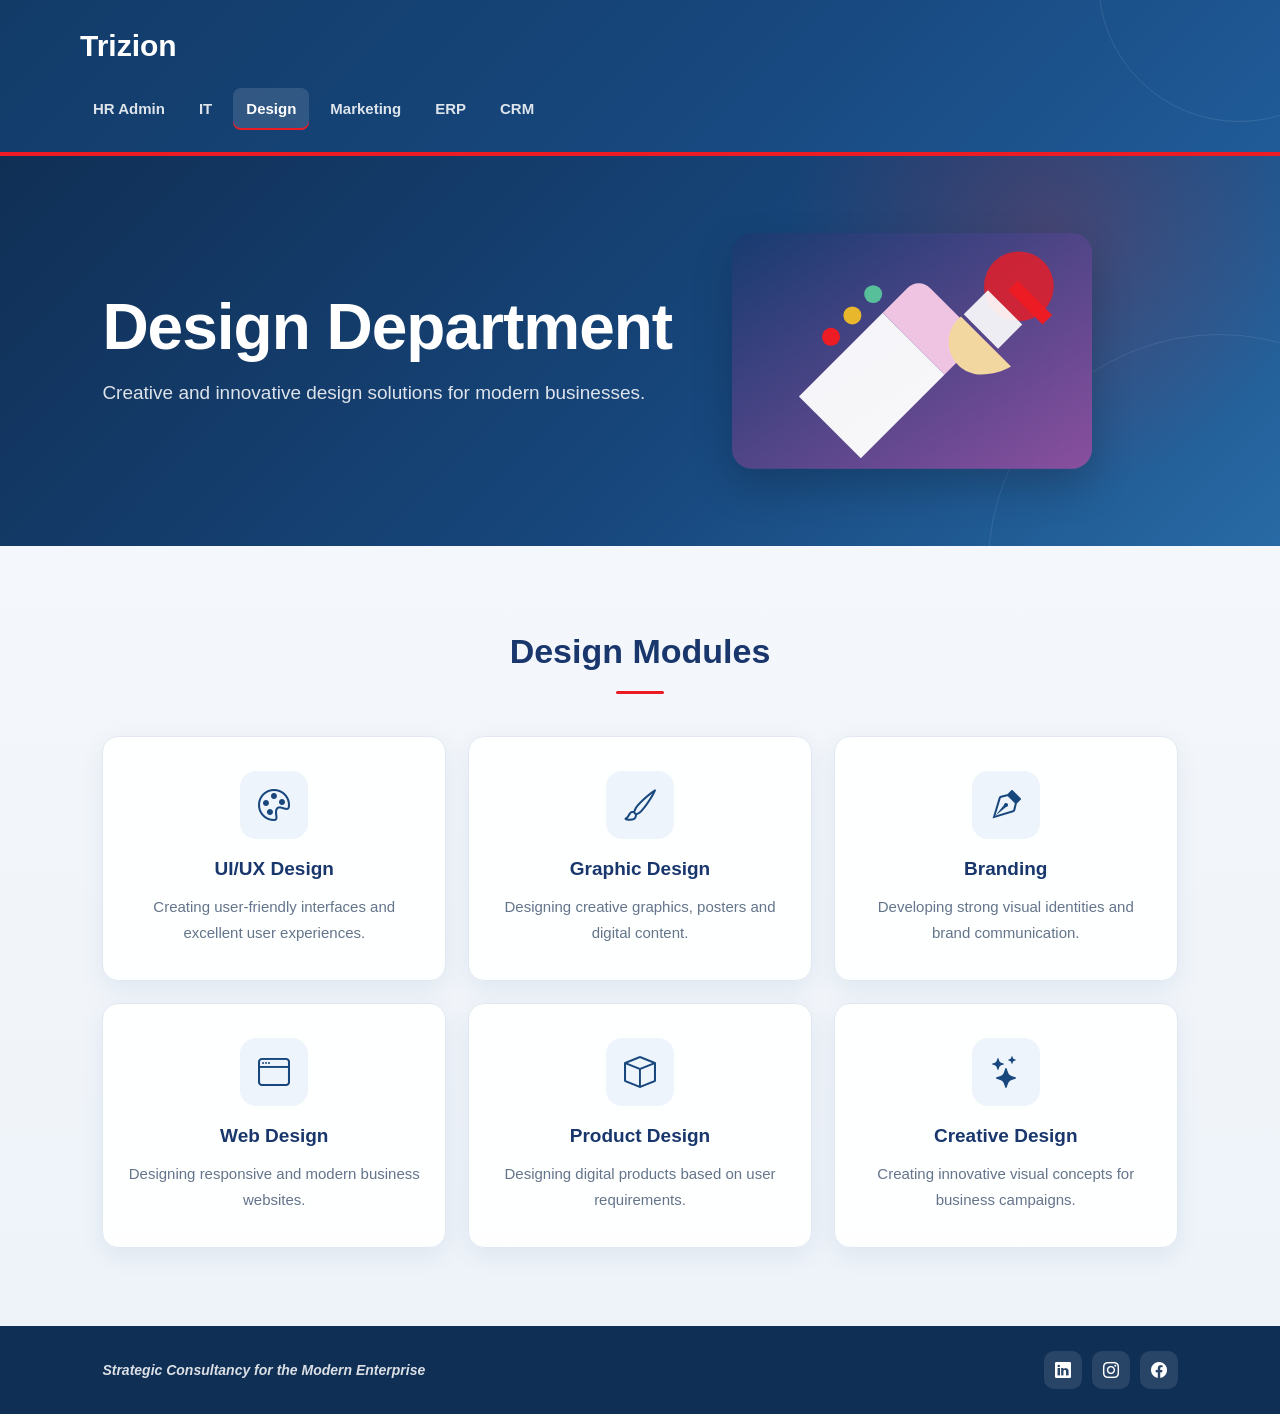
<file: trizon_professional/trizon/design/design.html>
<!DOCTYPE html>
<html lang="en">

<head>

    <meta charset="UTF-8">

    <meta name="viewport" content="width=device-width, initial-scale=1.0">

    <title>Trizion - Design</title>

    <!-- Bootstrap Icons -->
    <link
        href="https://cdn.jsdelivr.net/npm/bootstrap-icons@1.11.3/font/bootstrap-icons.min.css"
        rel="stylesheet">

    <!-- Design CSS -->
    <link rel="stylesheet" href="design.css">

</head>

<body>


    <!-- HEADER -->

    <header class="design-header">

        <div class="header-container">

            <h1>Trizion</h1>

            <nav>

                <a href="../index.html">HR Admin</a>

                <a href="../IT/it.html">IT</a>

                <a href="design.html" class="active">Design</a>

                <a href="../marketing/marketing.html">
                    Marketing
                </a>

                <a href="../erp/erp.html">
                    ERP
                </a>

                <a href="../crm/crm.html">
                    CRM
                </a>

            </nav>

        </div>

    </header>



    <!-- MAIN CONTENT -->

    <main>


        <!-- DESIGN BANNER -->

        <section class="design-banner">

            <div>

                <h2>Design Department</h2>

                <p>
                    Creative and innovative design solutions
                    for modern businesses.
                </p>

                <img class="department-image" src="../assets/images/design-department.svg" alt="Design department creative illustration">

            </div>

        </section>



        <!-- DESIGN MODULES -->

        <section class="design-modules">

            <h2>Design Modules</h2>


            <div class="module-container">


                <!-- CARD 1 -->

                <div class="module-card">

                    <i class="bi bi-palette"></i>

                    <h3>UI/UX Design</h3>

                    <p>
                        Creating user-friendly interfaces
                        and excellent user experiences.
                    </p>

                </div>



                <!-- CARD 2 -->

                <div class="module-card">

                    <i class="bi bi-brush"></i>

                    <h3>Graphic Design</h3>

                    <p>
                        Designing creative graphics,
                        posters and digital content.
                    </p>

                </div>



                <!-- CARD 3 -->

                <div class="module-card">

                    <i class="bi bi-vector-pen"></i>

                    <h3>Branding</h3>

                    <p>
                        Developing strong visual identities
                        and brand communication.
                    </p>

                </div>



                <!-- CARD 4 -->

                <div class="module-card">

                    <i class="bi bi-window"></i>

                    <h3>Web Design</h3>

                    <p>
                        Designing responsive and modern
                        business websites.
                    </p>

                </div>



                <!-- CARD 5 -->

                <div class="module-card">

                    <i class="bi bi-box"></i>

                    <h3>Product Design</h3>

                    <p>
                        Designing digital products
                        based on user requirements.
                    </p>

                </div>



                <!-- CARD 6 -->

                <div class="module-card">

                    <i class="bi bi-stars"></i>

                    <h3>Creative Design</h3>

                    <p>
                        Creating innovative visual concepts
                        for business campaigns.
                    </p>

                </div>

            </div>

        </section>

    </main>



    <!-- FOOTER -->

    <footer class="design-footer">

        <p>
            Strategic Consultancy for the Modern Enterprise
        </p>


        <div class="social-icons">

            <i class="bi bi-linkedin"></i>

            <i class="bi bi-instagram"></i>

            <i class="bi bi-facebook"></i>

        </div>

    </footer>


</body>

</html>
</file>
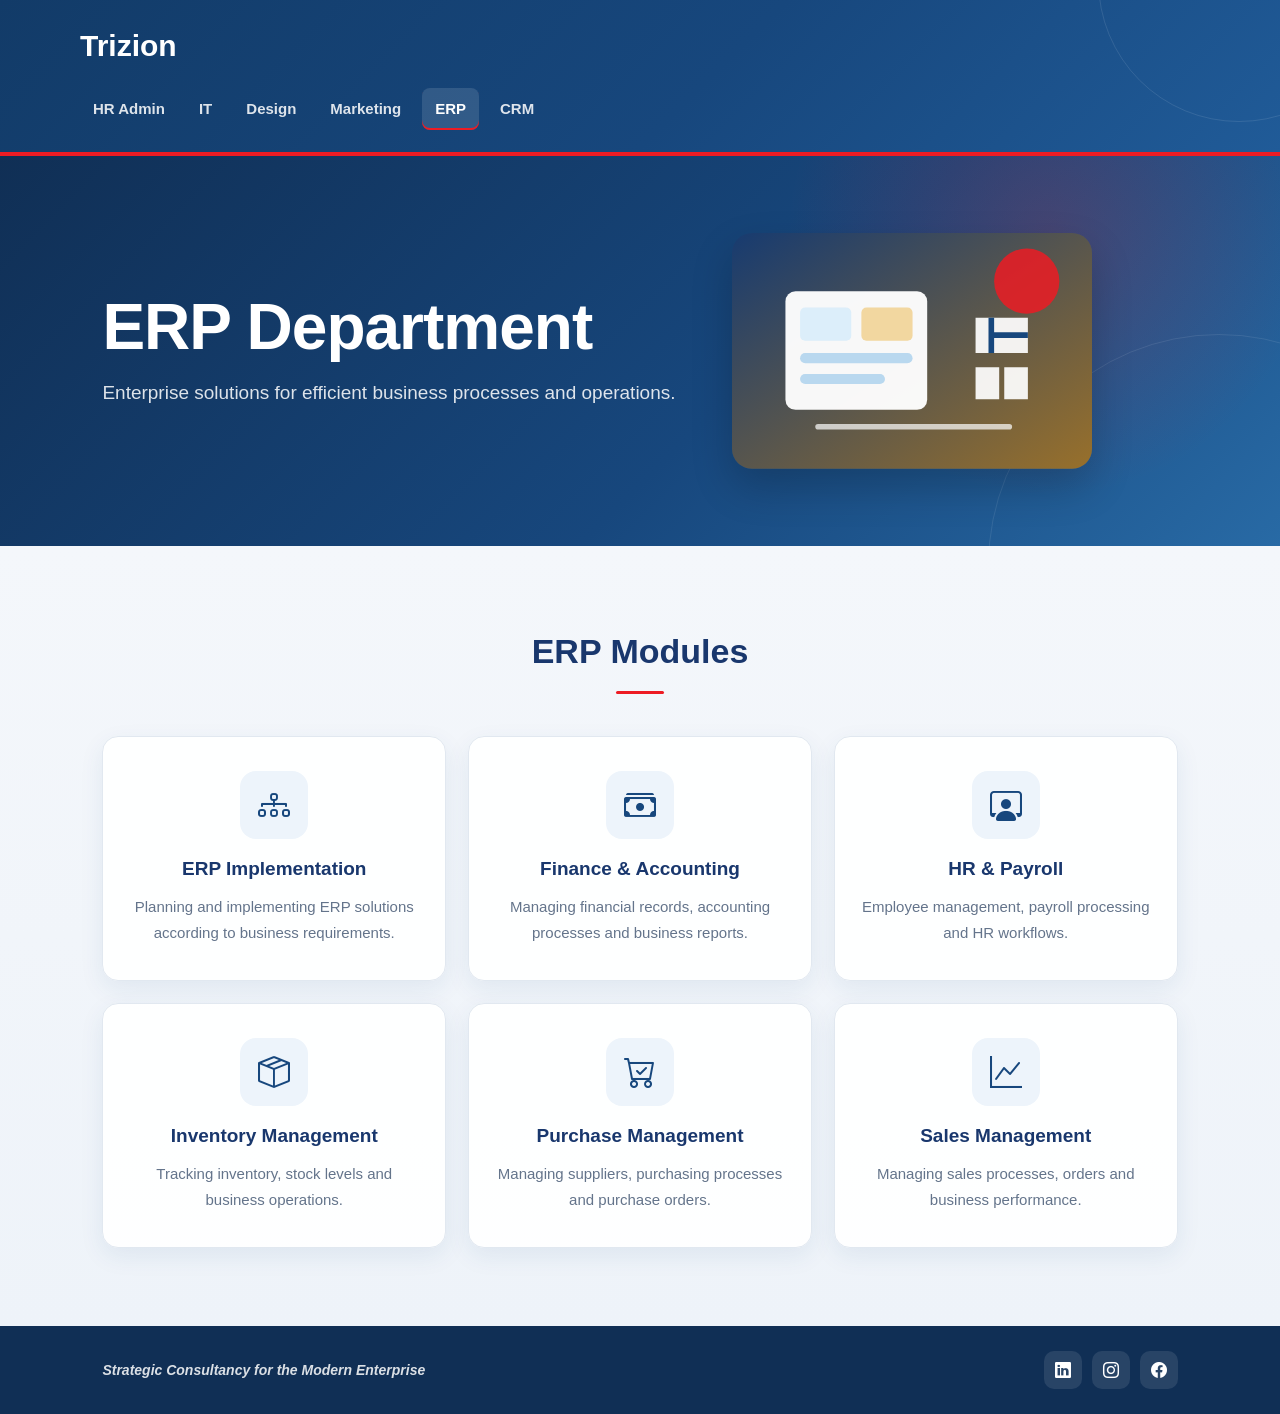
<file: trizon_professional/trizon/erp/erp.html>
<!DOCTYPE html>
<html lang="en">

<head>

    <meta charset="UTF-8">

    <meta name="viewport" content="width=device-width, initial-scale=1.0">

    <title>Trizion - ERP</title>

    <link
        href="https://cdn.jsdelivr.net/npm/bootstrap-icons@1.11.3/font/bootstrap-icons.min.css"
        rel="stylesheet">

    <link rel="stylesheet" href="erp.css">

</head>

<body>


    <!-- HEADER -->

    <header class="erp-header">

        <div class="header-container">

            <h1>Trizion</h1>

            <nav>

                <a href="../index.html">
                    HR Admin
                </a>

                <a href="../IT/it.html">
                    IT
                </a>

                <a href="../design/design.html">
                    Design
                </a>

                <a href="../marketing/marketing.html">
                    Marketing
                </a>

                <a href="erp.html" class="active">
                    ERP
                </a>

                <a href="../crm/crm.html">
                    CRM
                </a>

            </nav>

        </div>

    </header>



    <!-- MAIN -->

    <main>


        <section class="erp-banner">

            <div>

                <h2>ERP Department</h2>

                <p>
                    Enterprise solutions for efficient business
                    processes and operations.
                </p>

                <img class="department-image" src="../assets/images/erp-department.svg" alt="ERP department business dashboard illustration">

            </div>

        </section>



        <section class="erp-modules">

            <h2>ERP Modules</h2>


            <div class="module-container">


                <div class="module-card">

                    <i class="bi bi-diagram-3"></i>

                    <h3>ERP Implementation</h3>

                    <p>
                        Planning and implementing ERP solutions
                        according to business requirements.
                    </p>

                </div>



                <div class="module-card">

                    <i class="bi bi-cash-stack"></i>

                    <h3>Finance & Accounting</h3>

                    <p>
                        Managing financial records, accounting
                        processes and business reports.
                    </p>

                </div>



                <div class="module-card">

                    <i class="bi bi-person-workspace"></i>

                    <h3>HR & Payroll</h3>

                    <p>
                        Employee management, payroll processing
                        and HR workflows.
                    </p>

                </div>



                <div class="module-card">

                    <i class="bi bi-box-seam"></i>

                    <h3>Inventory Management</h3>

                    <p>
                        Tracking inventory, stock levels and
                        business operations.
                    </p>

                </div>



                <div class="module-card">

                    <i class="bi bi-cart-check"></i>

                    <h3>Purchase Management</h3>

                    <p>
                        Managing suppliers, purchasing processes
                        and purchase orders.
                    </p>

                </div>



                <div class="module-card">

                    <i class="bi bi-graph-up"></i>

                    <h3>Sales Management</h3>

                    <p>
                        Managing sales processes, orders and
                        business performance.
                    </p>

                </div>

            </div>

        </section>

    </main>



    <!-- FOOTER -->

    <footer class="erp-footer">

        <p>
            Strategic Consultancy for the Modern Enterprise
        </p>


        <div class="social-icons">

            <i class="bi bi-linkedin"></i>

            <i class="bi bi-instagram"></i>

            <i class="bi bi-facebook"></i>

        </div>

    </footer>


</body>

</html>
</file>
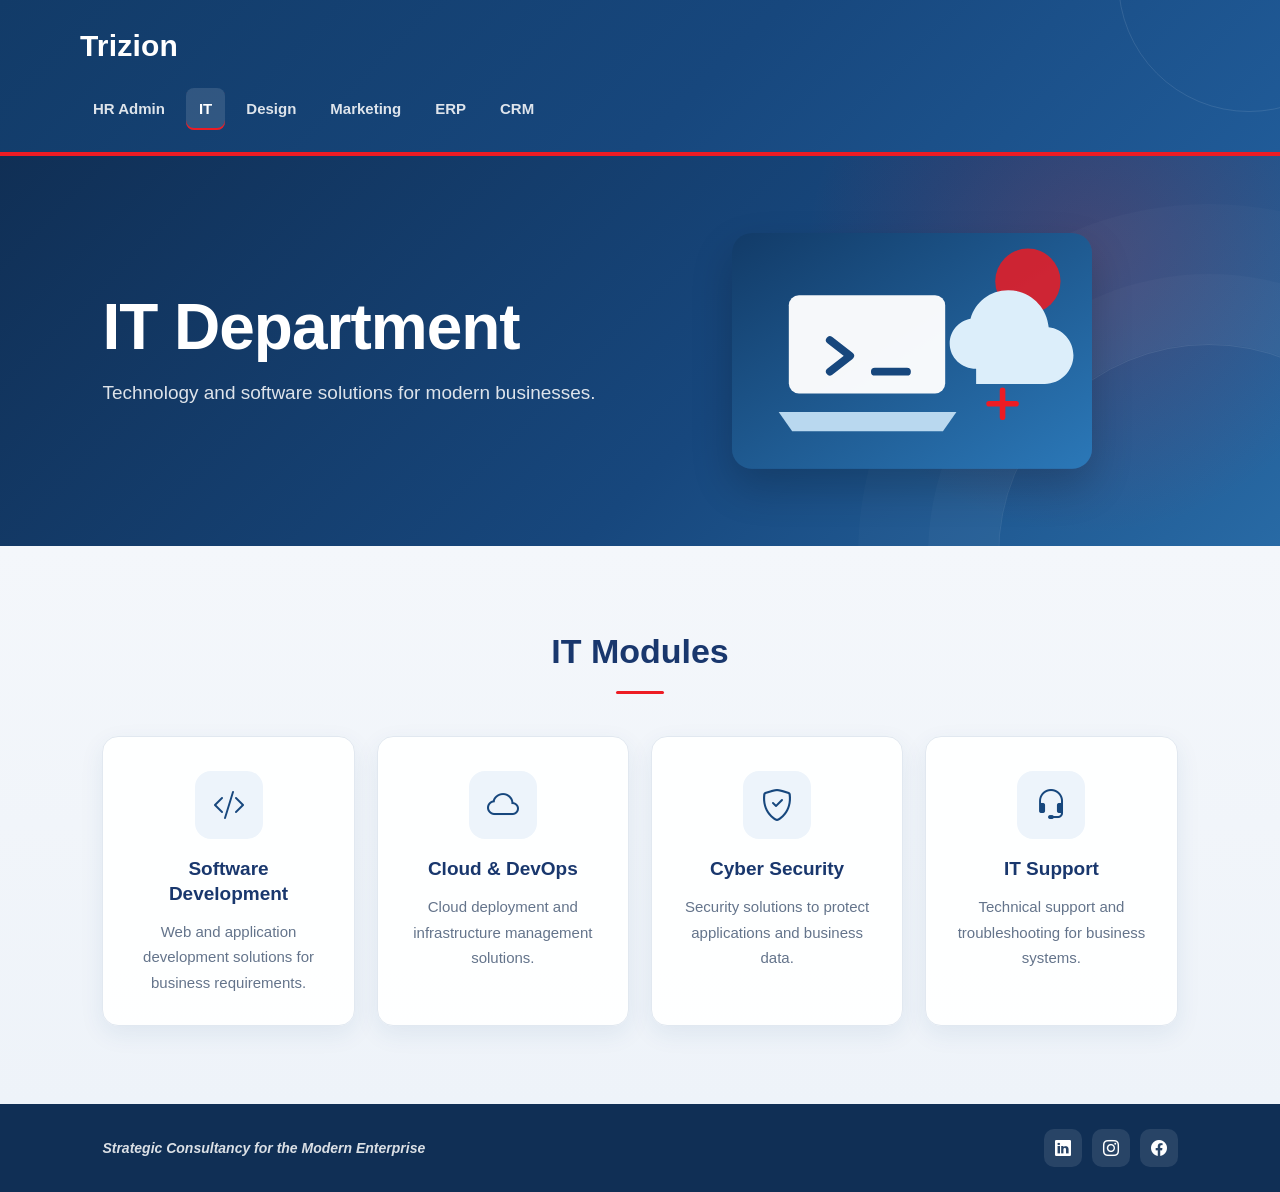
<file: trizon_professional/trizon/IT/it.html>
<!DOCTYPE html>
<html lang="en">
<head>
    <meta charset="UTF-8">
    <meta name="viewport" content="width=device-width, initial-scale=1.0">

    <title>Trizion - IT</title>

    <link
        href="https://cdn.jsdelivr.net/npm/bootstrap-icons@1.11.3/font/bootstrap-icons.min.css"
        rel="stylesheet">

    <link rel="stylesheet" href="it.css">
</head>

<body>

    <!-- HEADER -->
    <header class="it-header">

        <div class="header-container">

            <h1>Trizion</h1>

            <nav>
                <a href="../index.html">HR Admin</a>
                <a href="it.html" class="active">IT</a>
                <a href="../design/design.html">Design</a>
                <a href="../marketing/marketing.html">Marketing</a>
                <a href="../erp/erp.html">ERP</a>
                <a href="../crm/crm.html">CRM</a>
            </nav>

        </div>

    </header>


    <!-- MAIN CONTENT -->
    <main>

        <section class="it-banner">

            <div>
                <h2>IT Department</h2>

                <p>
                    Technology and software solutions for modern businesses.
                </p>

                <img class="department-image" src="../assets/images/it-department.svg" alt="IT department technology illustration">
            </div>

        </section>


        <section class="it-modules">

            <h2>IT Modules</h2>

            <div class="module-container">

                <div class="module-card">
                    <i class="bi bi-code-slash"></i>

                    <h3>Software Development</h3>

                    <p>
                        Web and application development solutions
                        for business requirements.
                    </p>
                </div>


                <div class="module-card">
                    <i class="bi bi-cloud"></i>

                    <h3>Cloud & DevOps</h3>

                    <p>
                        Cloud deployment and infrastructure
                        management solutions.
                    </p>
                </div>


                <div class="module-card">
                    <i class="bi bi-shield-check"></i>

                    <h3>Cyber Security</h3>

                    <p>
                        Security solutions to protect applications
                        and business data.
                    </p>
                </div>


                <div class="module-card">
                    <i class="bi bi-headset"></i>

                    <h3>IT Support</h3>

                    <p>
                        Technical support and troubleshooting
                        for business systems.
                    </p>
                </div>

            </div>

        </section>

    </main>


    <!-- FOOTER -->
    <footer class="it-footer">

        <p>
            Strategic Consultancy for the Modern Enterprise
        </p>

        <div class="social-icons">
            <i class="bi bi-linkedin"></i>
            <i class="bi bi-instagram"></i>
            <i class="bi bi-facebook"></i>
        </div>

    </footer>

</body>
</html>
</file>
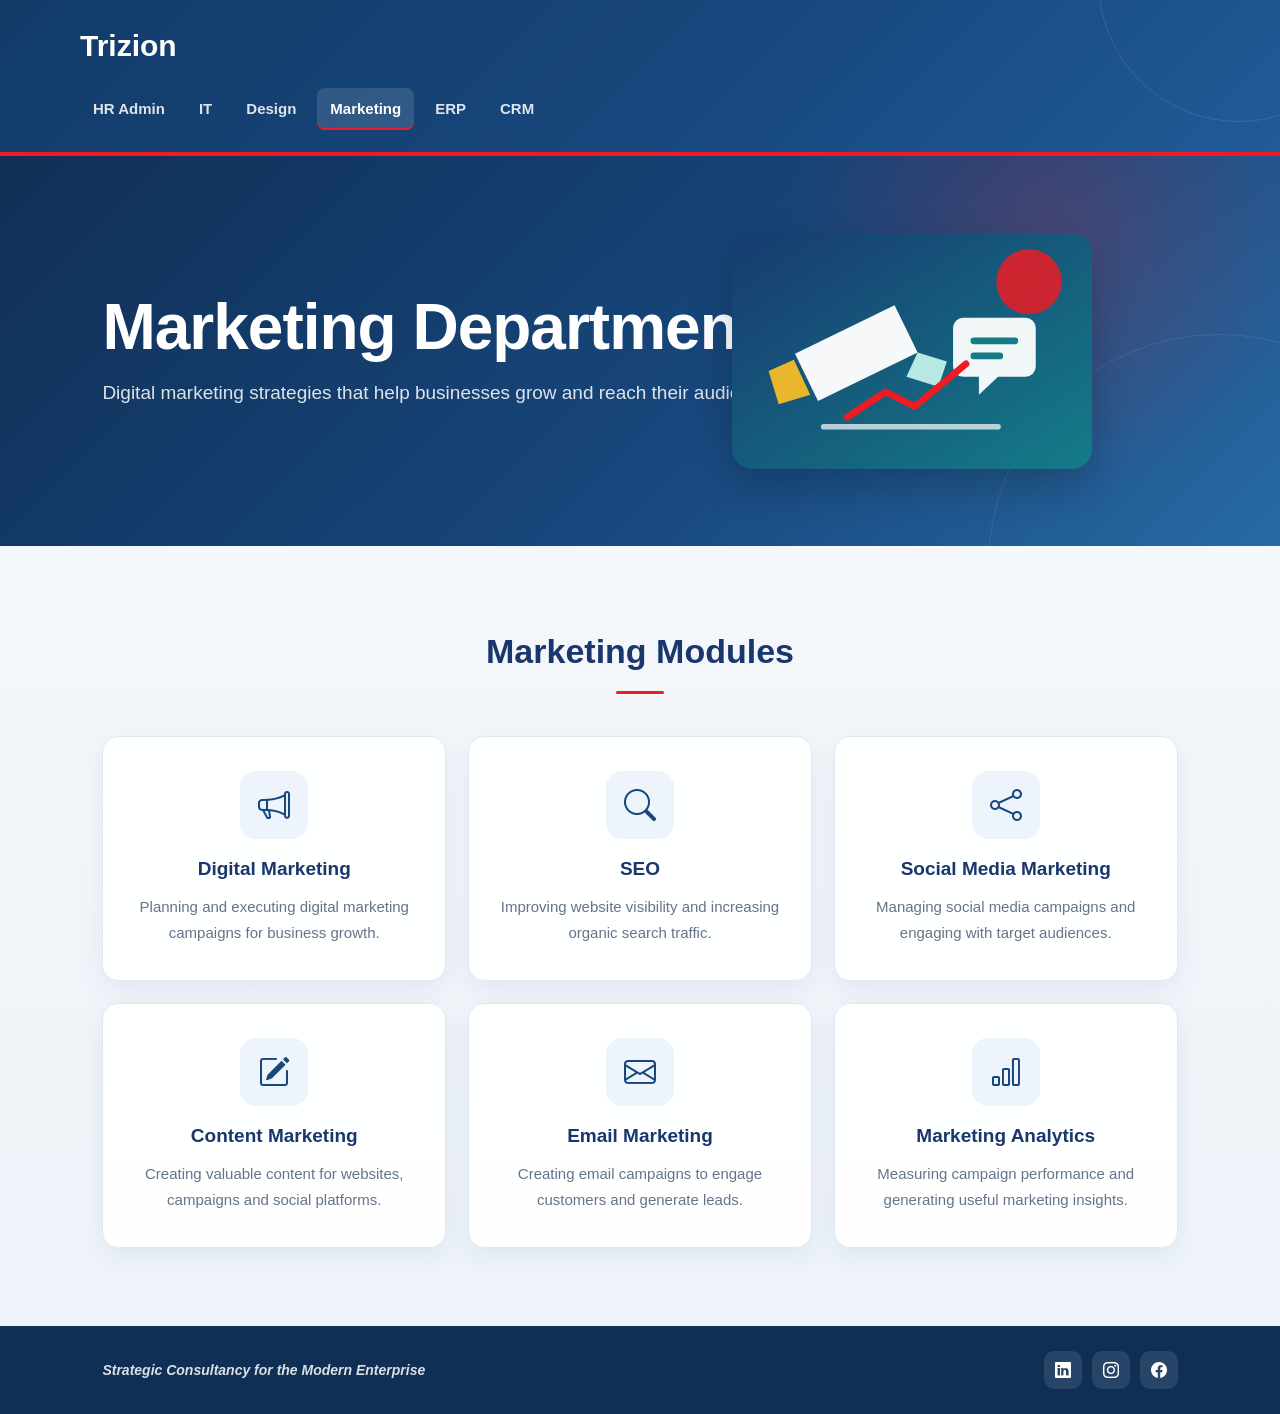
<file: trizon_professional/trizon/marketing/marketing.html>
<!DOCTYPE html>
<html lang="en">

<head>

    <meta charset="UTF-8">

    <meta name="viewport" content="width=device-width, initial-scale=1.0">

    <title>Trizion - Marketing</title>

    <link
        href="https://cdn.jsdelivr.net/npm/bootstrap-icons@1.11.3/font/bootstrap-icons.min.css"
        rel="stylesheet">

    <link rel="stylesheet" href="marketing.css">

</head>

<body>


    <!-- HEADER -->

    <header class="marketing-header">

        <div class="header-container">

            <h1>Trizion</h1>

            <nav>

                <a href="../index.html">
                    HR Admin
                </a>

                <a href="../IT/it.html">
                    IT
                </a>

                <a href="../design/design.html">
                    Design
                </a>

                <a href="marketing.html" class="active">
                    Marketing
                </a>

                <a href="../erp/erp.html">
                    ERP
                </a>

                <a href="../crm/crm.html">
                    CRM
                </a>

            </nav>

        </div>

    </header>



    <!-- MAIN -->

    <main>


        <section class="marketing-banner">

            <div>

                <h2>Marketing Department</h2>

                <p>
                    Digital marketing strategies that help
                    businesses grow and reach their audience.
                </p>

                <img class="department-image" src="../assets/images/marketing-department.svg" alt="Marketing department campaign illustration">

            </div>

        </section>



        <section class="marketing-modules">

            <h2>Marketing Modules</h2>


            <div class="module-container">


                <div class="module-card">

                    <i class="bi bi-megaphone"></i>

                    <h3>Digital Marketing</h3>

                    <p>
                        Planning and executing digital marketing
                        campaigns for business growth.
                    </p>

                </div>



                <div class="module-card">

                    <i class="bi bi-search"></i>

                    <h3>SEO</h3>

                    <p>
                        Improving website visibility and
                        increasing organic search traffic.
                    </p>

                </div>



                <div class="module-card">

                    <i class="bi bi-share"></i>

                    <h3>Social Media Marketing</h3>

                    <p>
                        Managing social media campaigns and
                        engaging with target audiences.
                    </p>

                </div>



                <div class="module-card">

                    <i class="bi bi-pencil-square"></i>

                    <h3>Content Marketing</h3>

                    <p>
                        Creating valuable content for websites,
                        campaigns and social platforms.
                    </p>

                </div>



                <div class="module-card">

                    <i class="bi bi-envelope"></i>

                    <h3>Email Marketing</h3>

                    <p>
                        Creating email campaigns to engage
                        customers and generate leads.
                    </p>

                </div>



                <div class="module-card">

                    <i class="bi bi-bar-chart"></i>

                    <h3>Marketing Analytics</h3>

                    <p>
                        Measuring campaign performance and
                        generating useful marketing insights.
                    </p>

                </div>

            </div>

        </section>

    </main>



    <!-- FOOTER -->

    <footer class="marketing-footer">

        <p>
            Strategic Consultancy for the Modern Enterprise
        </p>


        <div class="social-icons">

            <i class="bi bi-linkedin"></i>

            <i class="bi bi-instagram"></i>

            <i class="bi bi-facebook"></i>

        </div>

    </footer>


</body>

</html>
</file>
<file: css/style.css>
:root {
   --hr-primary: #0d5ea8;
   --hr-primary-deep: #0a4279;
   --hr-accent: #53b8ff;
   --hr-accent-soft: #eaf6ff;
   --hr-secondary: #7ab8ff;
   --hr-surface: #f2f9ff;
   --hr-panel: #ffffff;
   --hr-text: #471327;
   --hr-muted: #536983;
   --hr-shadow: 0 16px 32px rgba(13, 94, 168, 0.12);
}

* {
   margin: 0;
   padding: 0;
   box-sizing: border-box;
}

body {
   margin: 0;
   font-family: Arial, Helvetica, sans-serif;
   background: linear-gradient(180deg, #f3f9ff 0%, #ffffff 30%, #ffffff 100%);
   color: var(--hr-text);
}

.header-container {
   width: 85%;
   margin: auto;
}

.site-header {
   background: linear-gradient(135deg, var(--hr-primary) 0%, var(--hr-primary-deep) 100%);
   border-bottom: 5px solid var(--hr-secondary);
   padding: 25px 0;
}

.header-shell {
   display: flex;
   align-items: center;
   justify-content: space-between;
   gap: 24px;
   flex-wrap: wrap;
}

.brand-block {
   display: flex;
   align-items: center;
   gap: 14px;
   min-width: 220px;
}

.brand-logo {
   width: 52px;
   height: 52px;
   border-radius: 18px;
   background: rgba(255, 255, 255, 0.12);
   border: 1px solid rgba(255, 255, 255, 0.22);
   display: flex;
   align-items: center;
   justify-content: center;
   color: #fff;
   font-size: 1.7rem;
   font-weight: 700;
   box-shadow: inset 0 0 0 1px rgba(255,255,255,0.15);
}

.brand-copy {
   display: flex;
   flex-direction: column;
   color: #fff;
}

.brand-tag {
   font-size: 1.2rem;
   font-weight: 700;
   letter-spacing: 0.02em;
}

.brand-copy small {
   font-size: 0.72rem;
   color: rgba(255,255,255,0.8);
   letter-spacing: 0.12em;
   text-transform: uppercase;
}

.module-nav {
   display: flex;
   flex-wrap: wrap;
   align-items: center;
   gap: 10px;
   background: rgba(255, 255, 255, 0.08);
   border: 1px solid rgba(255, 255, 255, 0.12);
   border-radius: 999px;
   padding: 8px 12px;
}

.module-nav a {
   color: white;
   text-decoration: none;
   font-size: 15px;
   padding: 10px 14px;
   border-radius: 999px;
   transition: all 0.2s ease;
}

.module-nav a:hover,
.module-nav a.active {
   color: var(--hr-primary-deep);
   background: rgba(255,255,255,0.9);
   box-shadow: 0 8px 18px rgba(0,0,0,0.08);
}

.hr-banner {
   background: linear-gradient(135deg, #edf8ff 0%, #dfeeff 100%);
   padding: 60px 8% 24px;
   display: flex;
   justify-content: space-between;
   gap: 30px;
   align-items: center;
}

.banner-copy {
   max-width: 700px;
}

.eyebrow {
   display: inline-block;
   padding: 8px 14px;
   background: rgba(216, 13, 13, 0.12);
   color: var(--hr-primary);
   border-radius: 999px;
   font-size: 12px;
   font-weight: 700;
   letter-spacing: 0.08em;
   text-transform: uppercase;
   margin-bottom: 18px;
}

.hr-banner h2 {
   color: var(--hr-primary);
   font-size: clamp(2.5rem, 4vw, 3.6rem);
   margin-bottom: 12px;
}

.hr-banner p {
   font-size: 18px;
   color: var(--hr-muted);
   line-height: 1.7;
}

.banner-cta {
   display: flex;
   flex-wrap: wrap;
   gap: 12px;
}

.banner-cta button {
   border: none;
   padding: 13px 20px;
   border-radius: 999px;
   background: linear-gradient(135deg, var(--hr-accent) 0%, #2f9af5 100%);
   color: #fff;
   font-weight: 700;
   box-shadow: var(--hr-shadow);
}

.department-showcase {
   display: grid;
   grid-template-columns: repeat(2, minmax(0, 1fr));
   gap: 22px;
   padding: 0 8% 30px;
   margin-top: -10px;
}

.showcase-card {
   background: var(--hr-panel);
   border: 1px solid rgba(13, 94, 168, 0.08);
   border-radius: 18px;
   box-shadow: var(--hr-shadow);
   padding: 24px;
}

.showcase-number {
   display: inline-flex;
   align-items: center;
   justify-content: center;
   width: 42px;
   height: 42px;
   border-radius: 50%;
   background: var(--hr-accent-soft);
   color: var(--hr-primary);
   font-size: 14px;
   font-weight: 700;
   margin-bottom: 16px;
}

.showcase-card h3 {
   color: var(--hr-primary);
   margin-bottom: 12px;
   font-size: 1.4rem;
}

.showcase-card p {
   color: var(--hr-muted);
   line-height: 1.6;
}

.employee-section {
   padding: 40px 0 20px;
}

.employee-profile {
   display: grid;
   grid-template-columns: 1.25fr 0.75fr;
   gap: 32px;
   align-items: center;
}

.employee-name {
   color: var(--hr-primary);
   font-size: clamp(2.4rem, 4vw, 3.3rem);
   font-weight: 700;
   margin: 0;
}

.employee-role {
   color: var(--hr-text);
   font-size: clamp(1.5rem, 2vw, 2rem);
   margin: 10px 0 0;
}

.contact-details {
   margin-top: 30px;
}

.contact-item {
   display: flex;
   align-items: center;
   margin-bottom: 22px;
   font-size: 1.1rem;
   color: var(--hr-text);
}

.contact-icon {
   width: 40px;
   height: 40px;
   background-color: var(--hr-primary);
   color: white;
   border-radius: 50%;
   display: flex;
   align-items: center;
   justify-content: center;
   margin-right: 16px;
   flex-shrink: 0;
}

.contact-icon i {
   font-size: 18px;
}

.website-divider {
   margin: 0 18px;
   color: #aaa;
}

.profile-visual {
   display: flex;
   justify-content: center;
   align-items: center;
}

.company-logo {
   max-width: 260px;
   width: 100%;
   height: auto;
   border-radius: 24px;
   box-shadow: var(--hr-shadow);
   background: #ffffff;
   padding: 18px;
}

.address-section {
   padding: 40px 8% 10px;
}

.address-block {
   display: flex;
   align-items: flex-start;
   gap: 18px;
   background: #fff;
   border: 1px solid rgba(13, 94, 168, 0.08);
   border-radius: 18px;
   padding: 24px;
   box-shadow: var(--hr-shadow);
}

.address-icon {
   width: 40px;
   height: 40px;
   background-color: var(--hr-primary);
   color: white;
   border-radius: 50%;
   display: flex;
   align-items: center;
   justify-content: center;
   flex-shrink: 0;
}

.address-block h3 {
   font-size: 1.6rem;
   margin: 0 0 8px;
   font-weight: 600;
   color: var(--hr-primary);
}

.address-block p {
   font-size: 1rem;
   margin: 0;
   line-height: 1.6;
   color: var(--hr-muted);
}

.site-footer {
   background: #eef6ff;
   margin-top: 40px;
   padding: 22px 0;
   border-top: 1px solid rgba(13, 94, 168, 0.08);
}

.footer-inner {
   display: flex;
   align-items: center;
   justify-content: space-between;
   gap: 20px;
}

.footer-title {
   border-left: 8px solid var(--hr-primary);
   padding-left: 20px;
   color: var(--hr-primary);
   font-size: clamp(1.2rem, 2vw, 1.8rem);
   font-weight: 700;
   font-style: italic;
}

.social-icons {
   display: flex;
   justify-content: flex-end;
   gap: 14px;
}

.social-icons a {
   width: 38px;
   height: 38px;
   background-color: var(--hr-primary);
   color: #ffffff;
   border-radius: 50%;
   display: flex;
   align-items: center;
   justify-content: center;
   text-decoration: none;
   transition: transform 0.2s ease;
}

.social-icons a:hover {
   transform: scale(1.08);
}

@media (max-width: 991px) {
   .employee-profile {
       grid-template-columns: 1fr;
   }

   .profile-visual {
       justify-content: flex-start;
   }

   .hr-banner {
       flex-direction: column;
       align-items: flex-start;
   }

   .department-showcase {
       grid-template-columns: 1fr;
   }
}

@media (max-width: 600px) {
   .header-shell {
       flex-direction: column;
       align-items: flex-start;
   }

   .module-nav {
       width: 100%;
       justify-content: center;
   }

   .footer-inner {
       flex-direction: column;
       align-items: flex-start;
   }

   .contact-item {
       font-size: 1rem;
   }
}    }

    .contact-icon {
        width: 34px;
        height: 34px;
        margin-right: 15px;
    }


    .website-divider {
        margin: 0 8px;
    }


    .address-section {
        margin-top: 15px;
    }

    .address-block {
        margin-bottom: 25px;
    }

    .address-block h3 {
        font-size: 24px;
    }

    .address-block p {
        font-size: 15px;
    }


    .site-footer {
        padding: 20px 0;
    }

    .footer-title {
        font-size: 17px;
        padding-left: 20px;
    }

    .social-icons {
        justify-content: flex-start;
        margin-top: 20px;
        gap: 15px;
    }

}

.company-logo {
    max-width: 280px;
    width: 100%;
    height: auto;
}

.site-header {
    background-color: #17477d;
}
</file>
<file: trizon_professional/trizon/css/style.css>
*{box-sizing:border-box}
:root{--blue:#17477d;--navy:#19376d;--red:#ed1c24;--ink:#243447;--muted:#64748b;--light:#f4f7fb;--line:#e2e8f0}
html{scroll-behavior:smooth}
body{margin:0;font-family:Arial,Helvetica,sans-serif;color:var(--ink);background:linear-gradient(180deg,#f8fafc 0%,#eef3f9 100%);min-height:100vh}
.site-header{background:linear-gradient(135deg,#102f55,#17477d 58%,#205b98);border-bottom:4px solid var(--red);padding:22px 0;position:relative;overflow:hidden}.site-header:after{content:"";position:absolute;width:320px;height:320px;border:1px solid rgba(255,255,255,.09);border-radius:50%;right:-120px;top:-190px;box-shadow:0 0 0 60px rgba(255,255,255,.025)}.site-header>.container:first-child{position:relative;z-index:2}.site-header>.container:nth-child(2){display:none}
.header-content{display:flex;flex-direction:column}.company-name{color:#fff;font-size:30px;font-weight:700;letter-spacing:.2px;margin:0 0 18px}.main-navigation{display:flex;align-items:center;gap:8px;flex-wrap:wrap}.main-navigation a{color:rgba(255,255,255,.88);text-decoration:none;font-size:15px;font-weight:600;padding:9px 13px;border-radius:8px;transition:.25s}.main-navigation a:hover{color:#fff;background:rgba(255,255,255,.12)}.main-navigation span{color:rgba(255,255,255,.25);font-size:14px}
.employee-section{padding:70px 0 20px}.employee-section>.container{background:rgba(255,255,255,.92);border:1px solid var(--line);border-radius:20px;padding:42px 45px;box-shadow:0 12px 35px rgba(23,71,125,.09)}.employee-name{color:var(--navy);font-size:clamp(40px,5vw,58px);font-weight:700;margin:0;letter-spacing:-1px}.employee-role{color:var(--red);font-size:22px;font-weight:600;margin:10px 0 0}.company-logo{max-width:280px;width:100%;height:auto;filter:drop-shadow(0 8px 18px rgba(23,71,125,.12))}
.contact-details{width:min(1030px,90%);margin:26px auto 0;padding:28px 30px;background:#fff;border:1px solid var(--line);border-radius:18px;box-shadow:0 10px 30px rgba(23,71,125,.07)}.contact-item{display:flex;align-items:center;margin-bottom:18px;font-size:18px;color:var(--ink);padding:8px 0}.contact-item:last-child{margin-bottom:0}.contact-icon{width:44px;height:44px;background:#edf4fb;color:var(--blue);border:1px solid #dce8f4;border-radius:12px;display:flex;align-items:center;justify-content:center;margin-right:17px;flex-shrink:0}.contact-icon i{font-size:18px}.website-divider{margin:0 15px;color:#cbd5e1}
.address-section{width:min(1030px,90%);margin:22px auto 0;padding-bottom:10px}.address-section>[class*="col-"]{margin-bottom:16px}.address-block{height:100%;display:flex;align-items:flex-start;gap:16px;padding:24px;background:#fff;border:1px solid var(--line);border-radius:16px;box-shadow:0 8px 25px rgba(23,71,125,.06);transition:.25s}.address-block:hover{transform:translateY(-3px);box-shadow:0 14px 30px rgba(23,71,125,.1)}.address-icon{width:44px;height:44px;background:#edf4fb;color:var(--blue);border:1px solid #dce8f4;border-radius:12px;display:flex;align-items:center;justify-content:center;flex-shrink:0}.address-block h3{font-size:20px;color:var(--navy);margin:0 0 6px;font-weight:700}.address-block p{font-size:15px;color:var(--muted);margin:0;line-height:1.65}
.site-footer{background:#102f55;margin:32px 0 0;padding:25px 0;border-radius:0}.footer-title{border-left:4px solid var(--red);padding-left:18px;color:rgba(255,255,255,.9);font-size:16px;font-weight:600;font-style:italic}.social-icons{display:flex;justify-content:flex-end;gap:10px}.social-icons a{width:40px;height:40px;background:rgba(255,255,255,.1);color:#fff;border-radius:10px;display:flex;align-items:center;justify-content:center;text-decoration:none;transition:.25s}.social-icons a:hover{background:var(--red);transform:translateY(-3px)}
body>.employee-role{display:none}
@media(max-width:991px){.employee-section>.container{padding:34px}.company-logo{margin-top:25px}.contact-details,.address-section{width:92%}}
@media(max-width:767px){.site-header{padding:18px 0}.company-name{font-size:26px}.main-navigation{gap:4px}.main-navigation a{font-size:14px;padding:8px 10px}.main-navigation span{display:none}.employee-section{padding:45px 0 10px}.employee-section>.container{padding:28px 22px;border-radius:16px}.employee-name{font-size:38px}.employee-role{font-size:20px}.contact-details{width:92%;padding:20px}.contact-item{font-size:16px;align-items:flex-start}.contact-icon{width:40px;height:40px;margin-right:13px}.website-divider{margin:0 7px}.address-section{width:92%;margin-top:15px}.address-block{padding:20px}.site-footer{padding:24px 0}.footer-title{font-size:14px}.social-icons{justify-content:flex-start;margin-top:18px}}
</file>
<file: crm/crm.css>
:root {
   --crm-primary: #1b5ea8;
   --crm-primary-deep: #123d6f;
   --crm-accent: #4dacff;
   --crm-accent-soft: #ebf6ff;
   --crm-secondary: #73b5ff;
   --crm-surface: #f0f8ff;
   --crm-panel: #ffffff;
   --crm-text: #1a2d42;
   --crm-muted: #586d7f;
   --crm-shadow: 0 16px 32px rgba(27, 94, 168, 0.12);
}

* {
   margin: 0;
   padding: 0;
   box-sizing: border-box;
}

body {
   font-family: Arial, sans-serif;
   background: linear-gradient(180deg, #eff8ff 0%, #ffffff 30%, #ffffff 100%);
   color: var(--crm-text);
}

.header-container {
   width: 85%;
   margin: auto;
}

.crm-header {
   background: linear-gradient(135deg, var(--crm-primary) 0%, var(--crm-primary-deep) 100%);
   border-bottom: 5px solid var(--crm-secondary);
   padding: 25px 0;
}

.header-shell {
   display: flex;
   align-items: center;
   justify-content: space-between;
   gap: 24px;
   flex-wrap: wrap;
}

.brand-block {
   display: flex;
   align-items: center;
   gap: 14px;
   min-width: 220px;
}

.brand-logo {
   width: 52px;
   height: 52px;
   border-radius: 18px;
   background: rgba(255, 255, 255, 0.12);
   border: 1px solid rgba(255, 255, 255, 0.22);
   display: flex;
   align-items: center;
   justify-content: center;
   color: #fff;
   font-size: 1.7rem;
   font-weight: 700;
   box-shadow: inset 0 0 0 1px rgba(255,255,255,0.15);
}

.brand-copy {
   display: flex;
   flex-direction: column;
   color: #fff;
}

.brand-tag {
   font-size: 1.2rem;
   font-weight: 700;
   letter-spacing: 0.02em;
}

.brand-copy small {
   font-size: 0.72rem;
   color: rgba(255,255,255,0.8);
   letter-spacing: 0.12em;
   text-transform: uppercase;
}

.module-nav {
   display: flex;
   flex-wrap: wrap;
   align-items: center;
   gap: 10px;
   background: rgba(255, 255, 255, 0.08);
   border: 1px solid rgba(255, 255, 255, 0.14);
   border-radius: 999px;
   padding: 8px 12px;
}

.module-nav a {
   color: white;
   text-decoration: none;
   font-size: 15px;
   padding: 10px 14px;
   border-radius: 999px;
   transition: all 0.2s ease;
}

.module-nav a:hover,
.module-nav a.active {
   color: var(--crm-primary-deep);
   background: rgba(255,255,255,0.9);
   box-shadow: 0 8px 18px rgba(0,0,0,0.08);
}

.crm-banner {
   background: linear-gradient(135deg, #edf9ff 0%, #dfefff 100%);
   padding: 60px 8% 24px;
   display: flex;
   justify-content: space-between;
   gap: 30px;
   align-items: center;
}

.banner-copy {
   max-width: 700px;
}

.eyebrow {
   display: inline-block;
   padding: 8px 14px;
   background: rgba(56, 178, 172, 0.12);
   color: var(--crm-primary);
   border-radius: 999px;
   font-size: 12px;
   font-weight: 700;
   letter-spacing: 0.08em;
   text-transform: uppercase;
   margin-bottom: 18px;
}

.crm-banner h2 {
   color: var(--crm-primary);
   font-size: clamp(2.5rem, 4vw, 3.6rem);
   margin-bottom: 12px;
}

.crm-banner p {
   font-size: 18px;
   color: var(--crm-muted);
   line-height: 1.7;
}

.banner-cta {
   display: flex;
   flex-wrap: wrap;
   gap: 12px;
}

.banner-cta button {
   border: none;
   padding: 13px 20px;
   border-radius: 999px;
   background: linear-gradient(135deg, var(--crm-accent) 0%, #3aa4d9 100%);
   color: #fff;
   font-weight: 700;
   box-shadow: var(--crm-shadow);
}

.department-showcase {
   display: grid;
   grid-template-columns: repeat(3, 1fr);
   gap: 22px;
   padding: 0 8% 30px;
   margin-top: -10px;
}

.showcase-card {
   background: var(--crm-panel);
   border: 1px solid rgba(29, 53, 87, 0.08);
   border-radius: 18px;
   box-shadow: var(--crm-shadow);
   padding: 24px;
}

.showcase-number {
   display: inline-flex;
   align-items: center;
   justify-content: center;
   width: 42px;
   height: 42px;
   border-radius: 50%;
   background: var(--crm-accent-soft);
   color: var(--crm-primary);
   font-size: 14px;
   font-weight: 700;
   margin-bottom: 16px;
}

.showcase-card h3 {
   color: var(--crm-primary);
   margin-bottom: 12px;
   font-size: 1.4rem;
}

.showcase-card p {
   color: var(--crm-muted);
   line-height: 1.6;
}

.crm-modules {
   padding: 60px 8%;
}

.crm-modules > h2 {
   text-align: center;
   color: var(--crm-primary);
   font-size: 2rem;
   margin-bottom: 40px;
}

.module-container {
   display: grid;
   grid-template-columns: repeat(3, minmax(0, 1fr));
   gap: 25px;
}

.module-card {
   padding: 30px 22px;
   background: var(--crm-panel);
   border: 1px solid rgba(29, 53, 87, 0.08);
   border-radius: 18px;
   text-align: center;
   box-shadow: var(--crm-shadow);
   transition: transform 0.25s ease, box-shadow 0.25s ease;
   display: flex;
   flex-direction: column;
}

.module-card:hover {
   transform: translateY(-8px);
   box-shadow: 0 18px 32px rgba(29, 53, 87, 0.16);
}

.module-card i {
   font-size: 42px;
   color: var(--crm-primary);
   margin-bottom: 16px;
}

.module-card h3 {
   color: var(--crm-primary);
   margin: 0 0 12px;
   font-size: 1.4rem;
}

.module-card p {
   color: var(--crm-muted);
   line-height: 1.7;
   margin-bottom: 18px;
}

.card-points {
   list-style: none;
   display: flex;
   flex-direction: column;
   gap: 10px;
   text-align: left;
   margin-top: auto;
}

.card-points li {
   position: relative;
   padding-left: 18px;
   color: var(--crm-primary);
   font-size: 0.95rem;
   line-height: 1.5;
}

.card-points li::before {
   content: "";
   position: absolute;
   left: 0;
   top: 9px;
   width: 8px;
   height: 8px;
   border-radius: 50%;
   background: var(--crm-accent);
}

.crm-footer {
   background: #edf7ff;
   padding: 20px 8%;
   display: flex;
   justify-content: space-between;
   align-items: center;
   border-top: 1px solid rgba(29, 53, 87, 0.08);
}

.crm-footer p {
   color: var(--crm-primary);
   font-style: italic;
   font-weight: bold;
}

.social-icons {
   display: flex;
   gap: 15px;
}

.social-icons i {
   background: var(--crm-primary);
   color: white;
   width: 35px;
   height: 35px;
   border-radius: 50%;
   display: flex;
   justify-content: center;
   align-items: center;
}

@media (max-width: 900px) {
   .module-container {
       grid-template-columns: repeat(2, minmax(0, 1fr));
   }

   .department-showcase {
       grid-template-columns: 1fr;
   }

   .crm-banner {
       flex-direction: column;
       align-items: flex-start;
   }
}

@media (max-width: 600px) {
   .header-shell {
       flex-direction: column;
       align-items: flex-start;
   }

   .module-nav {
       width: 100%;
       justify-content: center;
   }

   .module-container {
       grid-template-columns: 1fr;
   }

   .crm-footer {
       flex-direction: column;
       gap: 15px;
   }
}
</file>
<file: design/design.css>
:root {
   --design-primary: #455ecc;
   --design-primary-deep: #243d9a;
   --design-accent: #6ea8ff;
   --design-accent-soft: #edf4ff;
   --design-secondary: #6ca6ff;
   --design-surface: #f3f6ff;
   --design-panel: #ffffff;
   --design-text: #1e2947;
   --design-muted: #5d6d8f;
   --design-shadow: 0 16px 32px rgba(69, 94, 204, 0.12);
}

* {
   margin: 0;
   padding: 0;
   box-sizing: border-box;
}

body {
   font-family: Arial, sans-serif;
   background: linear-gradient(180deg, #f7f1ff 0%, #ffffff 30%, #ffffff 100%);
   color: var(--design-text);
}

.header-container {
   width: 85%;
   margin: auto;
}

.design-header {
   background: linear-gradient(135deg, var(--design-primary) 0%, var(--design-primary-deep) 100%);
   border-bottom: 5px solid var(--design-secondary);
   padding: 25px 0;
}

.header-shell {
   display: flex;
   align-items: center;
   justify-content: space-between;
   gap: 24px;
   flex-wrap: wrap;
}

.brand-block {
   display: flex;
   align-items: center;
   gap: 14px;
   min-width: 220px;
}

.brand-logo {
   width: 52px;
   height: 52px;
   border-radius: 18px;
   background: rgba(255, 255, 255, 0.12);
   border: 1px solid rgba(255, 255, 255, 0.22);
   display: flex;
   align-items: center;
   justify-content: center;
   color: #fff;
   font-size: 1.7rem;
   font-weight: 700;
   box-shadow: inset 0 0 0 1px rgba(255,255,255,0.15);
}

.brand-copy {
   display: flex;
   flex-direction: column;
   color: #fff;
}

.brand-tag {
   font-size: 1.2rem;
   font-weight: 700;
   letter-spacing: 0.02em;
}

.brand-copy small {
   font-size: 0.72rem;
   color: rgba(255,255,255,0.8);
   letter-spacing: 0.12em;
   text-transform: uppercase;
}

.module-nav {
   display: flex;
   flex-wrap: wrap;
   align-items: center;
   gap: 10px;
   background: rgba(255, 255, 255, 0.08);
   border: 1px solid rgba(255, 255, 255, 0.14);
   border-radius: 999px;
   padding: 8px 12px;
}

.module-nav a {
   color: white;
   text-decoration: none;
   font-size: 15px;
   padding: 10px 14px;
   border-radius: 999px;
   transition: all 0.2s ease;
}

.module-nav a:hover,
.module-nav a.active {
   color: var(--design-primary-deep);
   background: rgba(255,255,255,0.9);
   box-shadow: 0 8px 18px rgba(0,0,0,0.08);
}

.design-banner {
   background: linear-gradient(135deg, #f7efff 0%, #efe2ff 100%);
   padding: 60px 8% 24px;
   display: flex;
   justify-content: space-between;
   gap: 30px;
   align-items: center;
}

.banner-copy {
   max-width: 700px;
}

.eyebrow {
   display: inline-block;
   padding: 8px 14px;
   background: rgba(255, 125, 220, 0.12);
   color: var(--design-primary);
   border-radius: 999px;
   font-size: 12px;
   font-weight: 700;
   letter-spacing: 0.08em;
   text-transform: uppercase;
   margin-bottom: 18px;
}

.design-banner h2 {
   color: var(--design-primary);
   font-size: clamp(2.5rem, 4vw, 3.6rem);
   margin-bottom: 12px;
}

.design-banner p {
    font-size: 18px;
   color: var(--design-muted);
   line-height: 1.7;
}

.banner-cta {
   display: flex;
   flex-wrap: wrap;
   gap: 12px;
}

.banner-cta button {
   border: none;
   padding: 13px 20px;
   border-radius: 999px;
   background: linear-gradient(135deg, var(--design-accent) 0%, var(--design-secondary) 100%);
   color: #fff;
   font-weight: 700;
   box-shadow: var(--design-shadow);
}

.department-showcase {
   display: grid;
   grid-template-columns: repeat(3, 1fr);
   gap: 22px;
   padding: 0 8% 30px;
   margin-top: -10px;
}

.showcase-card {
   background: var(--design-panel);
   border: 1px solid rgba(76, 46, 196, 0.08);
   border-radius: 18px;
   box-shadow: var(--design-shadow);
   padding: 24px;
}

.showcase-number {
   display: inline-flex;
   align-items: center;
   justify-content: center;
   width: 42px;
   height: 42px;
   border-radius: 50%;
   background: var(--design-accent-soft);
   color: var(--design-primary);
   font-size: 14px;
   font-weight: 700;
   margin-bottom: 16px;
}

.showcase-card h3 {
   color: var(--design-primary);
   margin-bottom: 12px;
   font-size: 1.4rem;
}

.showcase-card p {
   color: var(--design-muted);
   line-height: 1.6;
}

.design-modules {
   padding: 60px 8%;
}

.design-modules > h2 {
   text-align: center;
   color: var(--design-primary);
   font-size: 2rem;
   margin-bottom: 40px;
}

.module-container {
   display: grid;
   grid-template-columns: repeat(3, minmax(0, 1fr));
   gap: 25px;
}

.module-card {
   padding: 30px 22px;
   background: var(--design-panel);
   border: 1px solid rgba(76, 46, 196, 0.08);
   border-radius: 18px;
   text-align: center;
   box-shadow: var(--design-shadow);
   transition: transform 0.25s ease, box-shadow 0.25s ease;
   display: flex;
   flex-direction: column;
}

.module-card:hover {
   transform: translateY(-8px);
   box-shadow: 0 18px 32px rgba(76, 46, 196, 0.16);
}

.module-card i {
   font-size: 42px;
   color: var(--design-primary);
   margin-bottom: 16px;
}

.module-card h3 {
   color: var(--design-primary);
   margin: 0 0 12px;
   font-size: 1.4rem;
}

.module-card p {
   color: var(--design-muted);
   line-height: 1.7;
   margin-bottom: 18px;
}

.card-points {
   list-style: none;
   display: flex;
   flex-direction: column;
   gap: 10px;
   text-align: left;
   margin-top: auto;
}

.card-points li {
   position: relative;
   padding-left: 18px;
   color: var(--design-primary);
   font-size: 0.95rem;
   line-height: 1.5;
}

.card-points li::before {
   content: "";
   position: absolute;
   left: 0;
   top: 9px;
   width: 8px;
   height: 8px;
   border-radius: 50%;
   background: var(--design-accent);
}

.design-footer {
   background: #f5f0ff;
   padding: 20px 8%;
   display: flex;
   justify-content: space-between;
   align-items: center;
   border-top: 1px solid rgba(76, 46, 196, 0.08);
}

.design-footer p {
   color: var(--design-primary);
   font-style: italic;
   font-weight: bold;
}

.social-icons {
   display: flex;
   gap: 15px;
}

.social-icons i {
   background: var(--design-primary);
   color: white;
   width: 35px;
   height: 35px;
   border-radius: 50%;
   display: flex;
   justify-content: center;
   align-items: center;
}

@media (max-width: 900px) {
   .module-container {
       grid-template-columns: repeat(2, minmax(0, 1fr));
   }

   .department-showcase {
       grid-template-columns: 1fr;
   }

   .design-banner {
       flex-direction: column;
       align-items: flex-start;
   }
}

@media (max-width: 600px) {
   .header-shell {
       flex-direction: column;
       align-items: flex-start;
   }

   .module-nav {
       width: 100%;
       justify-content: center;
   }

   .module-container {
       grid-template-columns: 1fr;
   }

   .design-footer {
       flex-direction: column;
       gap: 15px;
   }
}
</file>
<file: erp/erp.css>
:root {
   --erp-primary: #1578a8;
   --erp-primary-deep: #0d4e79;
   --erp-accent: #51b8ff;
   --erp-accent-soft: #eaf7ff;
   --erp-secondary: #66c1ff;
   --erp-surface: #eef9ff;
   --erp-panel: #ffffff;
   --erp-text: #183548;
   --erp-muted: #4f6777;
   --erp-shadow: 0 16px 32px rgba(21, 120, 168, 0.12);
}

* {
   margin: 0;
   padding: 0;
   box-sizing: border-box;
}

body {
   font-family: Arial, sans-serif;
   background: linear-gradient(180deg, #eefcf9 0%, #ffffff 30%, #ffffff 100%);
   color: var(--erp-text);
}

.header-container {
   width: 85%;
   margin: auto;
}

.erp-header {
   background: linear-gradient(135deg, var(--erp-primary) 0%, var(--erp-primary-deep) 100%);
   border-bottom: 5px solid var(--erp-secondary);
   padding: 25px 0;
}

.header-shell {
   display: flex;
   align-items: center;
   justify-content: space-between;
   gap: 24px;
   flex-wrap: wrap;
}

.brand-block {
   display: flex;
   align-items: center;
   gap: 14px;
   min-width: 220px;
}

.brand-logo {
   width: 52px;
   height: 52px;
   border-radius: 18px;
   background: rgba(255, 255, 255, 0.12);
   border: 1px solid rgba(255, 255, 255, 0.22);
   display: flex;
   align-items: center;
   justify-content: center;
   color: #fff;
   font-size: 1.7rem;
   font-weight: 700;
   box-shadow: inset 0 0 0 1px rgba(255,255,255,0.15);
}

.brand-copy {
   display: flex;
   flex-direction: column;
   color: #fff;
}

.brand-tag {
   font-size: 1.2rem;
   font-weight: 700;
   letter-spacing: 0.02em;
}

.brand-copy small {
   font-size: 0.72rem;
   color: rgba(255,255,255,0.8);
   letter-spacing: 0.12em;
   text-transform: uppercase;
}

.module-nav {
   display: flex;
   flex-wrap: wrap;
   align-items: center;
   gap: 10px;
   background: rgba(255, 255, 255, 0.08);
   border: 1px solid rgba(255, 255, 255, 0.14);
   border-radius: 999px;
   padding: 8px 12px;
}

.module-nav a {
   color: white;
   text-decoration: none;
   font-size: 15px;
   padding: 10px 14px;
   border-radius: 999px;
   transition: all 0.2s ease;
}

.module-nav a:hover,
.module-nav a.active {
   color: var(--erp-primary-deep);
   background: rgba(255,255,255,0.9);
   box-shadow: 0 8px 18px rgba(0,0,0,0.08);
}

.erp-banner {
   background: linear-gradient(135deg, #ecfff8 0%, #d7f9ef 100%);
   padding: 60px 8% 24px;
   display: flex;
   justify-content: space-between;
   gap: 30px;
   align-items: center;
}

.banner-copy {
   max-width: 700px;
}

.eyebrow {
   display: inline-block;
   padding: 8px 14px;
   background: rgba(52, 211, 153, 0.12);
   color: var(--erp-primary);
   border-radius: 999px;
   font-size: 12px;
   font-weight: 700;
   letter-spacing: 0.08em;
   text-transform: uppercase;
   margin-bottom: 18px;
}

.erp-banner h2 {
   color: var(--erp-primary);
   font-size: clamp(2.5rem, 4vw, 3.6rem);
   margin-bottom: 12px;
}

.erp-banner p {
   font-size: 18px;
   color: var(--erp-muted);
   line-height: 1.7;
}

.banner-cta {
   display: flex;
   flex-wrap: wrap;
   gap: 12px;
}

.banner-cta button {
   border: none;
   padding: 13px 20px;
   border-radius: 999px;
   background: linear-gradient(135deg, var(--erp-accent) 0%, #10b981 100%);
   color: #fff;
   font-weight: 700;
   box-shadow: var(--erp-shadow);
}

.department-showcase {
   display: grid;
   grid-template-columns: repeat(3, 1fr);
   gap: 22px;
   padding: 0 8% 30px;
   margin-top: -10px;
}

.showcase-card {
   background: var(--erp-panel);
   border: 1px solid rgba(15, 118, 110, 0.08);
   border-radius: 18px;
   box-shadow: var(--erp-shadow);
   padding: 24px;
}

.showcase-number {
   display: inline-flex;
   align-items: center;
   justify-content: center;
   width: 42px;
   height: 42px;
   border-radius: 50%;
   background: var(--erp-accent-soft);
   color: var(--erp-primary);
   font-size: 14px;
   font-weight: 700;
   margin-bottom: 16px;
}

.showcase-card h3 {
   color: var(--erp-primary);
   margin-bottom: 12px;
   font-size: 1.4rem;
}

.showcase-card p {
   color: var(--erp-muted);
   line-height: 1.6;
}

.erp-modules {
   padding: 60px 8%;
}

.erp-modules > h2 {
   text-align: center;
   color: var(--erp-primary);
   font-size: 2rem;
   margin-bottom: 40px;
}

.module-container {
   display: grid;
   grid-template-columns: repeat(3, minmax(0, 1fr));
   gap: 25px;
}

.module-card {
   padding: 30px 22px;
   background: var(--erp-panel);
   border: 1px solid rgba(15, 118, 110, 0.08);
   border-radius: 18px;
   text-align: center;
   box-shadow: var(--erp-shadow);
   transition: transform 0.25s ease, box-shadow 0.25s ease;
   display: flex;
   flex-direction: column;
}

.module-card:hover {
   transform: translateY(-8px);
   box-shadow: 0 18px 32px rgba(15, 118, 110, 0.16);
}

.module-card i {
   font-size: 42px;
   color: var(--erp-primary);
   margin-bottom: 16px;
}

.module-card h3 {
   color: var(--erp-primary);
   margin: 0 0 12px;
   font-size: 1.4rem;
}

.module-card p {
   color: var(--erp-muted);
   line-height: 1.7;
   margin-bottom: 18px;
}

.card-points {
   list-style: none;
   display: flex;
   flex-direction: column;
   gap: 10px;
   text-align: left;
   margin-top: auto;
}

.card-points li {
   position: relative;
   padding-left: 18px;
   color: var(--erp-primary);
   font-size: 0.95rem;
   line-height: 1.5;
}

.card-points li::before {
   content: "";
   position: absolute;
   left: 0;
   top: 9px;
   width: 8px;
   height: 8px;
   border-radius: 50%;
   background: var(--erp-accent);
}

.erp-footer {
   background: #edfdf8;
   padding: 20px 8%;
   display: flex;
   justify-content: space-between;
   align-items: center;
   border-top: 1px solid rgba(15, 118, 110, 0.08);
}

.erp-footer p {
   color: var(--erp-primary);
   font-style: italic;
   font-weight: bold;
}

.social-icons {
   display: flex;
   gap: 15px;
}

.social-icons i {
   background: var(--erp-primary);
   color: white;
   width: 35px;
   height: 35px;
   border-radius: 50%;
   display: flex;
   justify-content: center;
   align-items: center;
}

@media (max-width: 900px) {
   .module-container {
       grid-template-columns: repeat(2, minmax(0, 1fr));
   }

   .department-showcase {
       grid-template-columns: 1fr;
   }

   .erp-banner {
       flex-direction: column;
       align-items: flex-start;
   }
}

@media (max-width: 600px) {
   .header-shell {
       flex-direction: column;
       align-items: flex-start;
   }

   .module-nav {
       width: 100%;
       justify-content: center;
   }

   .module-container {
       grid-template-columns: 1fr;
   }

   .erp-footer {
       flex-direction: column;
       gap: 15px;
   }
}
</file>
<file: IT/it.css>
:root {
   --it-primary: #104d8f;
   --it-primary-deep: #072e4f;
   --it-accent: #2aa7ff;
   --it-accent-soft: #eaf6ff;
   --it-secondary: #4b9ee8;
   --it-surface: #f1f8ff;
   --it-panel: #ffffff;
   --it-text: #1a2d42;
   --it-muted: #53677d;
   --it-shadow: 0 16px 32px rgba(16, 77, 143, 0.12);
}

* {
   margin: 0;
   padding: 0;
   box-sizing: border-box;
}

body {
   font-family: Arial, sans-serif;
   background: linear-gradient(180deg, #edf5ff 0%, #ffffff 30%, #f9fbff 100%);
   color: var(--it-text);
}

.header-container {
   width: 85%;
   margin: auto;
}

.it-header {
   background: linear-gradient(135deg, var(--it-primary) 0%, var(--it-primary-deep) 100%);
   border-bottom: 5px solid var(--it-secondary);
   padding: 25px 0;
}

.header-shell {
   display: flex;
   align-items: center;
   justify-content: space-between;
   gap: 24px;
   flex-wrap: wrap;
}

.brand-block {
   display: flex;
   align-items: center;
   gap: 14px;
   min-width: 220px;
}

.brand-logo {
   width: 52px;
   height: 52px;
   border-radius: 18px;
   background: rgba(255, 255, 255, 0.12);
   border: 1px solid rgba(255, 255, 255, 0.22);
   display: flex;
   align-items: center;
   justify-content: center;
   color: #fff;
   font-size: 1.7rem;
   font-weight: 700;
   box-shadow: inset 0 0 0 1px rgba(255,255,255,0.15);
}

.brand-copy {
   display: flex;
   flex-direction: column;
   color: #fff;
}

.brand-tag {
   font-size: 1.2rem;
   font-weight: 700;
   letter-spacing: 0.02em;
}

.brand-copy small {
   font-size: 0.72rem;
   color: rgba(255,255,255,0.8);
   letter-spacing: 0.12em;
   text-transform: uppercase;
}

.module-nav {
   display: flex;
   flex-wrap: wrap;
   align-items: center;
   gap: 10px;
   background: rgba(255, 255, 255, 0.08);
   border: 1px solid rgba(255, 255, 255, 0.14);
   border-radius: 999px;
   padding: 8px 12px;
}

.module-nav a {
   color: white;
   text-decoration: none;
   font-size: 15px;
   padding: 10px 14px;
   border-radius: 999px;
   transition: all 0.2s ease;
}

.module-nav a:hover,
.module-nav a.active {
   color: var(--it-primary-deep);
   background: rgba(255,255,255,0.9);
   box-shadow: 0 8px 18px rgba(0,0,0,0.08);
}

.it-banner {
   background: linear-gradient(135deg, #edf9ff 0%, #dfeeff 100%);
   padding: 60px 8% 24px;
   display: flex;
   justify-content: space-between;
   gap: 30px;
   align-items: center;
}

.banner-copy {
   max-width: 700px;
}

.eyebrow {
   display: inline-block;
   padding: 8px 14px;
   background: rgba(35, 181, 211, 0.12);
   color: var(--it-primary);
   border-radius: 999px;
   font-size: 12px;
   font-weight: 700;
   letter-spacing: 0.08em;
   text-transform: uppercase;
   margin-bottom: 18px;
}

.it-banner h2 {
   color: var(--it-primary);
   font-size: clamp(2.5rem, 4vw, 3.6rem);
   margin-bottom: 12px;
}

.it-banner p {
   font-size: 18px;
   color: var(--it-muted);
   line-height: 1.7;
}

.banner-cta {
   display: flex;
   flex-wrap: wrap;
   gap: 12px;
}

.banner-cta button {
   border: none;
   padding: 13px 20px;
   border-radius: 999px;
   background: linear-gradient(135deg, var(--it-accent) 0%, #0ea5e9 100%);
   color: #fff;
   font-weight: 700;
   box-shadow: var(--it-shadow);
}

.department-showcase {
   display: grid;
   grid-template-columns: repeat(3, 1fr);
   gap: 22px;
   padding: 0 8% 30px;
   margin-top: -10px;
}

.showcase-card {
   background: var(--it-panel);
   border: 1px solid rgba(23, 71, 125, 0.08);
   border-radius: 18px;
   box-shadow: var(--it-shadow);
   padding: 24px;
}

.showcase-number {
   display: inline-flex;
   align-items: center;
   justify-content: center;
   width: 42px;
   height: 42px;
   border-radius: 50%;
   background: var(--it-accent-soft);
   color: var(--it-primary);
   font-size: 14px;
   font-weight: 700;
   margin-bottom: 16px;
}

.showcase-card h3 {
   color: var(--it-primary);
   margin-bottom: 12px;
   font-size: 1.4rem;
}

.showcase-card p {
   color: var(--it-muted);
   line-height: 1.6;
}

.it-modules {
   padding: 60px 8%;
}

.it-modules > h2 {
   text-align: center;
   color: var(--it-primary);
   font-size: 2rem;
   margin-bottom: 40px;
}

.module-container {
   display: grid;
   grid-template-columns: repeat(4, minmax(0, 1fr));
   gap: 25px;
}

.module-card {
   padding: 30px 22px;
   background: var(--it-panel);
   border: 1px solid rgba(23, 71, 125, 0.08);
   border-radius: 18px;
   text-align: center;
   box-shadow: var(--it-shadow);
   transition: transform 0.25s ease, box-shadow 0.25s ease;
   display: flex;
   flex-direction: column;
}

.module-card:hover {
   transform: translateY(-8px);
   box-shadow: 0 18px 32px rgba(23, 71, 125, 0.16);
}

.module-card i {
   font-size: 42px;
   color: var(--it-primary);
   margin-bottom: 16px;
}

.module-card h3 {
   color: var(--it-primary);
   margin: 0 0 12px;
   font-size: 1.4rem;
}

.module-card p {
   color: var(--it-muted);
   line-height: 1.7;
   margin-bottom: 18px;
}

.card-points {
   list-style: none;
   display: flex;
   flex-direction: column;
   gap: 10px;
   text-align: left;
   margin-top: auto;
}

.card-points li {
   position: relative;
   padding-left: 18px;
   color: var(--it-primary);
   font-size: 0.95rem;
   line-height: 1.5;
}

.card-points li::before {
   content: "";
   position: absolute;
   left: 0;
   top: 9px;
   width: 8px;
   height: 8px;
   border-radius: 50%;
   background: var(--it-accent);
}

.it-footer {
   background: #eef4ff;
   padding: 20px 8%;
   display: flex;
   justify-content: space-between;
   align-items: center;
   border-top: 1px solid rgba(23, 71, 125, 0.08);
}

.it-footer p {
   color: var(--it-primary);
   font-style: italic;
   font-weight: bold;
}

.social-icons {
   display: flex;
   gap: 15px;
}

.social-icons i {
   background: var(--it-primary);
   color: white;
   width: 35px;
   height: 35px;
   border-radius: 50%;
   display: flex;
   justify-content: center;
   align-items: center;
}

@media (max-width: 900px) {
   .module-container {
       grid-template-columns: repeat(2, minmax(0, 1fr));
   }

   .department-showcase {
       grid-template-columns: 1fr;
   }

   .it-banner {
       flex-direction: column;
       align-items: flex-start;
   }
}

@media (max-width: 600px) {
   .header-shell {
       flex-direction: column;
       align-items: flex-start;
   }

   .module-nav {
       width: 100%;
       justify-content: center;
   }

   .module-container {
       grid-template-columns: 1fr;
   }

   .it-footer {
       flex-direction: column;
       gap: 15px;
   }
}
</file>
<file: marketing/marketing.css>
:root {
   --marketing-primary: #0d6ed8;
   --marketing-primary-deep: #0b4ea1;
   --marketing-accent: #5bb5ff;
   --marketing-accent-soft: #edf7ff;
   --marketing-secondary: #7ab7ff;
   --marketing-surface: #f1f8ff;
   --marketing-panel: #ffffff;
   --marketing-text: #1d2e46;
   --marketing-muted: #536883;
   --marketing-shadow: 0 16px 32px rgba(13, 110, 216, 0.12);
}

* {
   margin: 0;
   padding: 0;
   box-sizing: border-box;
}

body {
   font-family: Arial, sans-serif;
   background: linear-gradient(180deg, #fff7ef 0%, #ffffff 30%, #ffffff 100%);
   color: var(--marketing-text);
}

.header-container {
   width: 85%;
   margin: auto;
}

.marketing-header {
   background: linear-gradient(135deg, var(--marketing-primary) 0%, var(--marketing-primary-deep) 100%);
   border-bottom: 5px solid var(--marketing-secondary);
   padding: 25px 0;
}

.header-shell {
   display: flex;
   align-items: center;
   justify-content: space-between;
   gap: 24px;
   flex-wrap: wrap;
}

.brand-block {
   display: flex;
   align-items: center;
   gap: 14px;
   min-width: 220px;
}

.brand-logo {
   width: 52px;
   height: 52px;
   border-radius: 18px;
   background: rgba(255, 255, 255, 0.12);
   border: 1px solid rgba(255, 255, 255, 0.22);
   display: flex;
   align-items: center;
   justify-content: center;
   color: #fff;
   font-size: 1.7rem;
   font-weight: 700;
   box-shadow: inset 0 0 0 1px rgba(255,255,255,0.15);
}

.brand-copy {
   display: flex;
   flex-direction: column;
   color: #fff;
}

.brand-tag {
   font-size: 1.2rem;
   font-weight: 700;
   letter-spacing: 0.02em;
}

.brand-copy small {
   font-size: 0.72rem;
   color: rgba(255,255,255,0.8);
   letter-spacing: 0.12em;
   text-transform: uppercase;
}

.module-nav {
   display: flex;
   flex-wrap: wrap;
   align-items: center;
   gap: 10px;
   background: rgba(255, 255, 255, 0.08);
   border: 1px solid rgba(255, 255, 255, 0.14);
   border-radius: 999px;
   padding: 8px 12px;
}

.module-nav a {
   color: white;
   text-decoration: none;
   font-size: 15px;
   padding: 10px 14px;
   border-radius: 999px;
   transition: all 0.2s ease;
}

.module-nav a:hover,
.module-nav a.active {
   color: var(--marketing-primary-deep);
   background: rgba(255,255,255,0.9);
   box-shadow: 0 8px 18px rgba(0,0,0,0.08);
}

.marketing-banner {
   background: linear-gradient(135deg, #fff7ed 0%, #ffe7c7 100%);
   padding: 60px 8% 24px;
   display: flex;
   justify-content: space-between;
   gap: 30px;
   align-items: center;
}

.banner-copy {
   max-width: 700px;
}

.eyebrow {
   display: inline-block;
   padding: 8px 14px;
   background: rgba(255, 183, 3, 0.12);
   color: var(--marketing-primary-deep);
   border-radius: 999px;
   font-size: 12px;
   font-weight: 700;
   letter-spacing: 0.08em;
   text-transform: uppercase;
   margin-bottom: 18px;
}

.marketing-banner h2 {
   color: var(--marketing-primary-deep);
   font-size: clamp(2.5rem, 4vw, 3.6rem);
   margin-bottom: 12px;
}

.marketing-banner p {
   font-size: 18px;
   color: var(--marketing-muted);
   line-height: 1.7;
}

.banner-cta {
   display: flex;
   flex-wrap: wrap;
   gap: 12px;
}

.banner-cta button {
   border: none;
   padding: 13px 20px;
   border-radius: 999px;
   background: linear-gradient(135deg, var(--marketing-accent) 0%, var(--marketing-primary) 100%);
   color: #fff;
   font-weight: 700;
   box-shadow: var(--marketing-shadow);
}

.department-showcase {
   display: grid;
   grid-template-columns: repeat(3, 1fr);
   gap: 22px;
   padding: 0 8% 30px;
   margin-top: -10px;
}

.showcase-card {
   background: var(--marketing-panel);
   border: 1px solid rgba(255, 122, 24, 0.08);
   border-radius: 18px;
   box-shadow: var(--marketing-shadow);
   padding: 24px;
}

.showcase-number {
   display: inline-flex;
   align-items: center;
   justify-content: center;
   width: 42px;
   height: 42px;
   border-radius: 50%;
   background: var(--marketing-accent-soft);
   color: var(--marketing-primary-deep);
   font-size: 14px;
   font-weight: 700;
   margin-bottom: 16px;
}

.showcase-card h3 {
   color: var(--marketing-primary-deep);
   margin-bottom: 12px;
   font-size: 1.4rem;
}

.showcase-card p {
   color: var(--marketing-muted);
   line-height: 1.6;
}

.marketing-modules {
   padding: 60px 8%;
}

.marketing-modules > h2 {
   text-align: center;
   color: var(--marketing-primary-deep);
   font-size: 2rem;
   margin-bottom: 40px;
}

.module-container {
   display: grid;
   grid-template-columns: repeat(3, minmax(0, 1fr));
   gap: 25px;
}

.module-card {
   padding: 30px 22px;
   background: var(--marketing-panel);
   border: 1px solid rgba(255, 122, 24, 0.08);
   border-radius: 18px;
   text-align: center;
   box-shadow: var(--marketing-shadow);
   transition: transform 0.25s ease, box-shadow 0.25s ease;
   display: flex;
   flex-direction: column;
}

.module-card:hover {
   transform: translateY(-8px);
   box-shadow: 0 18px 32px rgba(255, 122, 24, 0.18);
}

.module-card i {
   font-size: 42px;
   color: var(--marketing-primary);
   margin-bottom: 16px;
}

.module-card h3 {
   color: var(--marketing-primary-deep);
   margin: 0 0 12px;
   font-size: 1.4rem;
}

.module-card p {
   color: var(--marketing-muted);
   line-height: 1.7;
   margin-bottom: 18px;
}

.card-points {
   list-style: none;
   display: flex;
   flex-direction: column;
   gap: 10px;
   text-align: left;
   margin-top: auto;
}

.card-points li {
   position: relative;
   padding-left: 18px;
   color: var(--marketing-primary-deep);
   font-size: 0.95rem;
   line-height: 1.5;
}

.card-points li::before {
   content: "";
   position: absolute;
   left: 0;
   top: 9px;
   width: 8px;
   height: 8px;
   border-radius: 50%;
   background: var(--marketing-secondary);
}

.marketing-footer {
   background: #fff3e8;
   padding: 20px 8%;
   display: flex;
   justify-content: space-between;
   align-items: center;
   border-top: 1px solid rgba(255, 122, 24, 0.08);
}

.marketing-footer p {
   color: var(--marketing-primary-deep);
   font-style: italic;
   font-weight: bold;
}

.social-icons {
   display: flex;
   gap: 15px;
}

.social-icons i {
   background: var(--marketing-primary);
   color: white;
   width: 35px;
   height: 35px;
   border-radius: 50%;
   display: flex;
   justify-content: center;
   align-items: center;
}

@media (max-width: 900px) {
   .module-container {
       grid-template-columns: repeat(2, minmax(0, 1fr));
   }

   .department-showcase {
       grid-template-columns: 1fr;
   }

   .marketing-banner {
       flex-direction: column;
       align-items: flex-start;
   }
}

@media (max-width: 600px) {
   .header-shell {
       flex-direction: column;
       align-items: flex-start;
   }

   .module-nav {
       width: 100%;
       justify-content: center;
   }

   .module-container {
       grid-template-columns: 1fr;
   }

   .marketing-footer {
       flex-direction: column;
       gap: 15px;
   }
}
</file>
<file: trizon_professional/trizon/crm/crm.css>
.crm-banner>div{padding-right:390px}
.department-image{position:absolute;right:8%;top:50%;width:min(360px,34vw);transform:translateY(-50%);border-radius:20px;box-shadow:0 18px 42px rgba(0,0,0,.2)}
@media(max-width:600px){.crm-banner>div{padding-right:0}.department-image{width:180px;right:6%;top:auto;bottom:22px;opacity:.35}}
*{margin:0;padding:0;box-sizing:border-box}
:root{--blue:#17477d;--navy:#19376d;--red:#ed1c24;--text:#334155;--muted:#64748b;--light:#f4f7fb}
html{scroll-behavior:smooth}body{font-family:Arial,Helvetica,sans-serif;background:var(--light);color:var(--text);line-height:1.6;min-height:100vh}
.crm-header{background:linear-gradient(135deg,#123b68,#17477d 55%,#205b98);border-bottom:4px solid var(--red);padding:22px 0;position:relative;overflow:hidden}.crm-header:after{content:"";position:absolute;width:280px;height:280px;border:1px solid rgba(255,255,255,.1);border-radius:50%;right:-100px;top:-160px}.header-container{width:min(1120px,88%);margin:auto;position:relative;z-index:1}.crm-header h1{color:#fff;font-size:30px;margin-bottom:18px}.crm-header nav{display:flex;gap:8px;align-items:center;flex-wrap:wrap}.crm-header nav a{color:rgba(255,255,255,.86);text-decoration:none;font-size:15px;font-weight:600;padding:9px 13px;border-radius:8px;transition:.25s}.crm-header nav a:hover,.crm-header nav a.active{color:#fff;background:rgba(255,255,255,.12)}.crm-header nav a.active{box-shadow:inset 0 -2px 0 var(--red)}
.crm-banner{min-height:390px;padding:90px 8%;display:flex;align-items:center;color:#fff;position:relative;overflow:hidden;background:radial-gradient(circle at 82% 20%,rgba(237,28,36,.2),transparent 24%),linear-gradient(135deg,#102f55,#17477d 58%,#286aa5)}.crm-banner:after{content:"";position:absolute;width:460px;height:460px;border:1px solid rgba(255,255,255,.09);border-radius:50%;right:-170px;bottom:-250px}.crm-banner>div{width:min(1120px,100%);margin:auto;position:relative;z-index:1}.crm-banner h2{font-size:clamp(40px,6vw,64px);line-height:1.08;margin-bottom:16px;color:#fff;letter-spacing:-1px}.crm-banner p{font-size:19px;max-width:680px;color:rgba(255,255,255,.86)}
.crm-modules{padding:78px 8%;background:linear-gradient(180deg,#f4f7fb,#eef3f9)}.crm-modules>h2{text-align:center;color:var(--navy);font-size:34px;margin-bottom:42px}.crm-modules>h2:after{content:"";display:block;width:48px;height:3px;background:var(--red);margin:13px auto 0;border-radius:4px}.module-container{width:min(1120px,100%);margin:auto;display:grid;grid-template-columns:repeat(3,1fr);gap:22px}.module-card{position:relative;padding:34px 25px 30px;background:rgba(255,255,255,.96);border:1px solid #e1e8f0;border-radius:16px;text-align:center;box-shadow:0 8px 25px rgba(23,71,125,.08);transition:.3s;overflow:hidden;min-height:245px}.module-card:before{content:"";position:absolute;left:0;right:0;top:0;height:4px;background:var(--blue);transform:scaleX(0);transform-origin:left;transition:.3s}.module-card:hover{transform:translateY(-9px);box-shadow:0 18px 38px rgba(23,71,125,.15);border-color:#cbd9e8}.module-card:hover:before{transform:scaleX(1)}.module-card i{display:inline-flex;align-items:center;justify-content:center;width:68px;height:68px;border-radius:16px;font-size:32px;color:var(--blue);background:#edf4fb;margin-bottom:10px}.module-card h3{color:var(--navy);font-size:19px;line-height:1.3;margin:8px 0 12px}.module-card p{color:var(--muted);font-size:15px;line-height:1.7}
.crm-footer{background:#102f55;padding:25px 8%;display:flex;justify-content:space-between;align-items:center;gap:20px}.crm-footer p{color:rgba(255,255,255,.85);font-size:14px;font-style:italic;font-weight:600}.social-icons{display:flex;gap:10px}.social-icons i{background:rgba(255,255,255,.1);color:#fff;width:38px;height:38px;border-radius:10px;display:flex;justify-content:center;align-items:center;transition:.25s}.social-icons i:hover{background:var(--red);transform:translateY(-3px)}
@media(max-width:900px){.module-container{grid-template-columns:repeat(2,1fr)}}@media(max-width:600px){.header-container{width:90%}.crm-header h1{font-size:26px}.crm-header nav{gap:4px}.crm-header nav a{font-size:14px;padding:8px 10px}.crm-banner{min-height:330px;padding:70px 8%}.crm-banner h2{font-size:42px}.crm-banner p{font-size:17px}.crm-modules{padding:60px 6%}.module-container{grid-template-columns:1fr}.module-card{min-height:auto}.crm-footer{flex-direction:column;text-align:center;padding:25px 6%}}
</file>
<file: trizon_professional/trizon/design/design.css>
.design-banner>div{padding-right:390px}
.department-image{position:absolute;right:8%;top:50%;width:min(360px,34vw);transform:translateY(-50%);border-radius:20px;box-shadow:0 18px 42px rgba(0,0,0,.2)}
@media(max-width:600px){.design-banner>div{padding-right:0}.department-image{width:180px;right:6%;top:auto;bottom:22px;opacity:.35}}
*{margin:0;padding:0;box-sizing:border-box}
:root{--blue:#17477d;--navy:#19376d;--red:#ed1c24;--text:#334155;--muted:#64748b;--light:#f4f7fb}
html{scroll-behavior:smooth}body{font-family:Arial,Helvetica,sans-serif;background:var(--light);color:var(--text);line-height:1.6;min-height:100vh}
.design-header{background:linear-gradient(135deg,#123b68,#17477d 55%,#205b98);border-bottom:4px solid var(--red);padding:22px 0;position:relative;overflow:hidden}.design-header:after{content:"";position:absolute;width:280px;height:280px;border:1px solid rgba(255,255,255,.1);border-radius:50%;right:-100px;top:-160px}.header-container{width:min(1120px,88%);margin:auto;position:relative;z-index:1}.design-header h1{color:#fff;font-size:30px;margin-bottom:18px}.design-header nav{display:flex;gap:8px;align-items:center;flex-wrap:wrap}.design-header nav a{color:rgba(255,255,255,.86);text-decoration:none;font-size:15px;font-weight:600;padding:9px 13px;border-radius:8px;transition:.25s}.design-header nav a:hover,.design-header nav a.active{color:#fff;background:rgba(255,255,255,.12)}.design-header nav a.active{box-shadow:inset 0 -2px 0 var(--red)}
.design-banner{min-height:390px;padding:90px 8%;display:flex;align-items:center;color:#fff;position:relative;overflow:hidden;background:radial-gradient(circle at 82% 20%,rgba(237,28,36,.2),transparent 24%),linear-gradient(135deg,#102f55,#17477d 58%,#286aa5)}.design-banner:after{content:"";position:absolute;width:460px;height:460px;border:1px solid rgba(255,255,255,.09);border-radius:50%;right:-170px;bottom:-250px}.design-banner>div{width:min(1120px,100%);margin:auto;position:relative;z-index:1}.design-banner h2{font-size:clamp(40px,6vw,64px);line-height:1.08;margin-bottom:16px;color:#fff;letter-spacing:-1px}.design-banner p{font-size:19px;max-width:680px;color:rgba(255,255,255,.86)}
.design-modules{padding:78px 8%;background:linear-gradient(180deg,#f4f7fb,#eef3f9)}.design-modules>h2{text-align:center;color:var(--navy);font-size:34px;margin-bottom:42px}.design-modules>h2:after{content:"";display:block;width:48px;height:3px;background:var(--red);margin:13px auto 0;border-radius:4px}.module-container{width:min(1120px,100%);margin:auto;display:grid;grid-template-columns:repeat(3,1fr);gap:22px}.module-card{position:relative;padding:34px 25px 30px;background:rgba(255,255,255,.96);border:1px solid #e1e8f0;border-radius:16px;text-align:center;box-shadow:0 8px 25px rgba(23,71,125,.08);transition:.3s;overflow:hidden;min-height:245px}.module-card:before{content:"";position:absolute;left:0;right:0;top:0;height:4px;background:var(--blue);transform:scaleX(0);transform-origin:left;transition:.3s}.module-card:hover{transform:translateY(-9px);box-shadow:0 18px 38px rgba(23,71,125,.15);border-color:#cbd9e8}.module-card:hover:before{transform:scaleX(1)}.module-card i{display:inline-flex;align-items:center;justify-content:center;width:68px;height:68px;border-radius:16px;font-size:32px;color:var(--blue);background:#edf4fb;margin-bottom:10px}.module-card h3{color:var(--navy);font-size:19px;line-height:1.3;margin:8px 0 12px}.module-card p{color:var(--muted);font-size:15px;line-height:1.7}
.design-footer{background:#102f55;padding:25px 8%;display:flex;justify-content:space-between;align-items:center;gap:20px}.design-footer p{color:rgba(255,255,255,.85);font-size:14px;font-style:italic;font-weight:600}.social-icons{display:flex;gap:10px}.social-icons i{background:rgba(255,255,255,.1);color:#fff;width:38px;height:38px;border-radius:10px;display:flex;justify-content:center;align-items:center;transition:.25s}.social-icons i:hover{background:var(--red);transform:translateY(-3px)}
@media(max-width:900px){.module-container{grid-template-columns:repeat(2,1fr)}}@media(max-width:600px){.header-container{width:90%}.design-header h1{font-size:26px}.design-header nav{gap:4px}.design-header nav a{font-size:14px;padding:8px 10px}.design-banner{min-height:330px;padding:70px 8%}.design-banner h2{font-size:42px}.design-banner p{font-size:17px}.design-modules{padding:60px 6%}.module-container{grid-template-columns:1fr}.module-card{min-height:auto}.design-footer{flex-direction:column;text-align:center;padding:25px 6%}}
</file>
<file: trizon_professional/trizon/erp/erp.css>
.erp-banner>div{padding-right:390px}
.department-image{position:absolute;right:8%;top:50%;width:min(360px,34vw);transform:translateY(-50%);border-radius:20px;box-shadow:0 18px 42px rgba(0,0,0,.2)}
@media(max-width:600px){.erp-banner>div{padding-right:0}.department-image{width:180px;right:6%;top:auto;bottom:22px;opacity:.35}}
*{margin:0;padding:0;box-sizing:border-box}
:root{--blue:#17477d;--navy:#19376d;--red:#ed1c24;--text:#334155;--muted:#64748b;--light:#f4f7fb}
html{scroll-behavior:smooth}body{font-family:Arial,Helvetica,sans-serif;background:var(--light);color:var(--text);line-height:1.6;min-height:100vh}
.erp-header{background:linear-gradient(135deg,#123b68,#17477d 55%,#205b98);border-bottom:4px solid var(--red);padding:22px 0;position:relative;overflow:hidden}.erp-header:after{content:"";position:absolute;width:280px;height:280px;border:1px solid rgba(255,255,255,.1);border-radius:50%;right:-100px;top:-160px}.header-container{width:min(1120px,88%);margin:auto;position:relative;z-index:1}.erp-header h1{color:#fff;font-size:30px;margin-bottom:18px}.erp-header nav{display:flex;gap:8px;align-items:center;flex-wrap:wrap}.erp-header nav a{color:rgba(255,255,255,.86);text-decoration:none;font-size:15px;font-weight:600;padding:9px 13px;border-radius:8px;transition:.25s}.erp-header nav a:hover,.erp-header nav a.active{color:#fff;background:rgba(255,255,255,.12)}.erp-header nav a.active{box-shadow:inset 0 -2px 0 var(--red)}
.erp-banner{min-height:390px;padding:90px 8%;display:flex;align-items:center;color:#fff;position:relative;overflow:hidden;background:radial-gradient(circle at 82% 20%,rgba(237,28,36,.2),transparent 24%),linear-gradient(135deg,#102f55,#17477d 58%,#286aa5)}.erp-banner:after{content:"";position:absolute;width:460px;height:460px;border:1px solid rgba(255,255,255,.09);border-radius:50%;right:-170px;bottom:-250px}.erp-banner>div{width:min(1120px,100%);margin:auto;position:relative;z-index:1}.erp-banner h2{font-size:clamp(40px,6vw,64px);line-height:1.08;margin-bottom:16px;color:#fff;letter-spacing:-1px}.erp-banner p{font-size:19px;max-width:680px;color:rgba(255,255,255,.86)}
.erp-modules{padding:78px 8%;background:linear-gradient(180deg,#f4f7fb,#eef3f9)}.erp-modules>h2{text-align:center;color:var(--navy);font-size:34px;margin-bottom:42px}.erp-modules>h2:after{content:"";display:block;width:48px;height:3px;background:var(--red);margin:13px auto 0;border-radius:4px}.module-container{width:min(1120px,100%);margin:auto;display:grid;grid-template-columns:repeat(3,1fr);gap:22px}.module-card{position:relative;padding:34px 25px 30px;background:rgba(255,255,255,.96);border:1px solid #e1e8f0;border-radius:16px;text-align:center;box-shadow:0 8px 25px rgba(23,71,125,.08);transition:.3s;overflow:hidden;min-height:245px}.module-card:before{content:"";position:absolute;left:0;right:0;top:0;height:4px;background:var(--blue);transform:scaleX(0);transform-origin:left;transition:.3s}.module-card:hover{transform:translateY(-9px);box-shadow:0 18px 38px rgba(23,71,125,.15);border-color:#cbd9e8}.module-card:hover:before{transform:scaleX(1)}.module-card i{display:inline-flex;align-items:center;justify-content:center;width:68px;height:68px;border-radius:16px;font-size:32px;color:var(--blue);background:#edf4fb;margin-bottom:10px}.module-card h3{color:var(--navy);font-size:19px;line-height:1.3;margin:8px 0 12px}.module-card p{color:var(--muted);font-size:15px;line-height:1.7}
.erp-footer{background:#102f55;padding:25px 8%;display:flex;justify-content:space-between;align-items:center;gap:20px}.erp-footer p{color:rgba(255,255,255,.85);font-size:14px;font-style:italic;font-weight:600}.social-icons{display:flex;gap:10px}.social-icons i{background:rgba(255,255,255,.1);color:#fff;width:38px;height:38px;border-radius:10px;display:flex;justify-content:center;align-items:center;transition:.25s}.social-icons i:hover{background:var(--red);transform:translateY(-3px)}
@media(max-width:900px){.module-container{grid-template-columns:repeat(2,1fr)}}@media(max-width:600px){.header-container{width:90%}.erp-header h1{font-size:26px}.erp-header nav{gap:4px}.erp-header nav a{font-size:14px;padding:8px 10px}.erp-banner{min-height:330px;padding:70px 8%}.erp-banner h2{font-size:42px}.erp-banner p{font-size:17px}.erp-modules{padding:60px 6%}.module-container{grid-template-columns:1fr}.module-card{min-height:auto}.erp-footer{flex-direction:column;text-align:center;padding:25px 6%}}
</file>
<file: trizon_professional/trizon/IT/it.css>
.it-banner>div{padding-right:0}
@media(max-width:600px){.department-image{width:180px;right:6%;top:auto;bottom:22px;opacity:.35}}
.it-banner>div{padding-right:390px}
@media(max-width:600px){.it-banner>div{padding-right:0}}
*{margin:0;padding:0;box-sizing:border-box}
:root{--blue:#17477d;--navy:#19376d;--red:#ed1c24;--text:#334155;--muted:#64748b;--surface:#fff;--light:#f4f7fb}
html{scroll-behavior:smooth}
body{font-family:Arial,Helvetica,sans-serif;background:var(--light);color:var(--text);line-height:1.6;min-height:100vh}
.it-header{background:linear-gradient(135deg,#123b68 0%,#17477d 55%,#205b98 100%);border-bottom:4px solid var(--red);padding:22px 0;position:relative;overflow:hidden}
.it-header:after{content:"";position:absolute;width:260px;height:260px;border:1px solid rgba(255,255,255,.1);border-radius:50%;right:-100px;top:-150px}
.header-container{width:min(1120px,88%);margin:auto;position:relative;z-index:1}
.it-header h1{color:#fff;font-size:30px;font-weight:700;letter-spacing:.2px;margin-bottom:18px}
.it-header nav{display:flex;align-items:center;gap:8px;flex-wrap:wrap}
.it-header nav a{color:rgba(255,255,255,.86);text-decoration:none;font-size:15px;font-weight:600;padding:9px 13px;border-radius:8px;transition:.25s ease}
.it-header nav a:hover,.it-header nav a.active{color:#fff;background:rgba(255,255,255,.12)}
.it-header nav a.active{box-shadow:inset 0 -2px 0 var(--red)}
.it-banner{position:relative;isolation:isolate;min-height:390px;padding:90px 8%;display:flex;align-items:center;overflow:hidden;background:radial-gradient(circle at 85% 25%,rgba(237,28,36,.18),transparent 25%),linear-gradient(135deg,#102f55,#17477d 58%,#286aa5);color:#fff}
.it-banner:before{content:"";position:absolute;z-index:-1;width:420px;height:420px;border:1px solid rgba(255,255,255,.09);border-radius:50%;right:-140px;bottom:-220px;box-shadow:0 0 0 70px rgba(255,255,255,.025),0 0 0 140px rgba(255,255,255,.018)}
.it-banner>div{width:min(1120px,100%);margin:auto;padding-right:390px;position:relative;z-index:1}.department-image{position:absolute;right:8%;top:50%;width:min(360px,34vw);transform:translateY(-50%);border-radius:20px;box-shadow:0 18px 42px rgba(0,0,0,.2)}
.it-banner h2{font-size:clamp(40px,6vw,64px);line-height:1.08;margin-bottom:16px;color:#fff;letter-spacing:-1px}
.it-banner p{font-size:19px;max-width:650px;color:rgba(255,255,255,.86)}
.it-modules{padding:78px 8%;background:linear-gradient(180deg,#f4f7fb 0%,#eef3f9 100%)}
.it-modules>h2{text-align:center;color:var(--navy);font-size:34px;margin-bottom:42px;position:relative}
.it-modules>h2:after{content:"";display:block;width:48px;height:3px;background:var(--red);margin:13px auto 0;border-radius:4px}
.module-container{width:min(1120px,100%);margin:auto;display:grid;grid-template-columns:repeat(4,1fr);gap:22px}
.module-card{position:relative;padding:34px 25px 30px;background:rgba(255,255,255,.96);border:1px solid #e1e8f0;border-radius:16px;text-align:center;box-shadow:0 8px 25px rgba(23,71,125,.08);transition:transform .3s ease,box-shadow .3s ease,border-color .3s ease;overflow:hidden;min-height:245px}
.module-card:before{content:"";position:absolute;left:0;right:0;top:0;height:4px;background:var(--blue);transform:scaleX(0);transform-origin:left;transition:.3s ease}
.module-card:hover{transform:translateY(-9px);box-shadow:0 18px 38px rgba(23,71,125,.15);border-color:#cbd9e8}
.module-card:hover:before{transform:scaleX(1)}
.module-card i{display:inline-flex;align-items:center;justify-content:center;width:68px;height:68px;border-radius:16px;font-size:32px;color:var(--blue);background:#edf4fb;margin-bottom:10px}
.module-card h3{color:var(--navy);font-size:19px;line-height:1.3;margin:8px 0 12px}
.module-card p{color:var(--muted);font-size:15px;line-height:1.7}
.it-footer{background:#102f55;padding:25px 8%;display:flex;justify-content:space-between;align-items:center;gap:20px}
.it-footer p{color:rgba(255,255,255,.85);font-size:14px;font-style:italic;font-weight:600}
.social-icons{display:flex;gap:10px}.social-icons i{background:rgba(255,255,255,.1);color:#fff;width:38px;height:38px;border-radius:10px;display:flex;justify-content:center;align-items:center;font-size:16px;transition:.25s}.social-icons i:hover{background:var(--red);transform:translateY(-3px)}
@media(max-width:1000px){.module-container{grid-template-columns:repeat(2,1fr)}}
@media(max-width:600px){.header-container{width:90%}.it-header h1{font-size:26px}.it-header nav{gap:4px}.it-header nav a{font-size:14px;padding:8px 10px}.it-banner{min-height:330px;padding:70px 8%}.it-banner h2{font-size:42px}.it-banner p{font-size:17px}.it-modules{padding:60px 6%}.module-container{grid-template-columns:1fr}.module-card{min-height:auto}.it-footer{flex-direction:column;text-align:center;padding:25px 6%}}
</file>
<file: trizon_professional/trizon/marketing/marketing.css>
.marketing-banner>div{padding-right:390px}
.department-image{position:absolute;right:8%;top:50%;width:min(360px,34vw);transform:translateY(-50%);border-radius:20px;box-shadow:0 18px 42px rgba(0,0,0,.2)}
@media(max-width:600px){.marketing-banner>div{padding-right:0}.department-image{width:180px;right:6%;top:auto;bottom:22px;opacity:.35}}
*{margin:0;padding:0;box-sizing:border-box}
:root{--blue:#17477d;--navy:#19376d;--red:#ed1c24;--text:#334155;--muted:#64748b;--light:#f4f7fb}
html{scroll-behavior:smooth}body{font-family:Arial,Helvetica,sans-serif;background:var(--light);color:var(--text);line-height:1.6;min-height:100vh}
.marketing-header{background:linear-gradient(135deg,#123b68,#17477d 55%,#205b98);border-bottom:4px solid var(--red);padding:22px 0;position:relative;overflow:hidden}.marketing-header:after{content:"";position:absolute;width:280px;height:280px;border:1px solid rgba(255,255,255,.1);border-radius:50%;right:-100px;top:-160px}.header-container{width:min(1120px,88%);margin:auto;position:relative;z-index:1}.marketing-header h1{color:#fff;font-size:30px;margin-bottom:18px}.marketing-header nav{display:flex;gap:8px;align-items:center;flex-wrap:wrap}.marketing-header nav a{color:rgba(255,255,255,.86);text-decoration:none;font-size:15px;font-weight:600;padding:9px 13px;border-radius:8px;transition:.25s}.marketing-header nav a:hover,.marketing-header nav a.active{color:#fff;background:rgba(255,255,255,.12)}.marketing-header nav a.active{box-shadow:inset 0 -2px 0 var(--red)}
.marketing-banner{min-height:390px;padding:90px 8%;display:flex;align-items:center;color:#fff;position:relative;overflow:hidden;background:radial-gradient(circle at 82% 20%,rgba(237,28,36,.2),transparent 24%),linear-gradient(135deg,#102f55,#17477d 58%,#286aa5)}.marketing-banner:after{content:"";position:absolute;width:460px;height:460px;border:1px solid rgba(255,255,255,.09);border-radius:50%;right:-170px;bottom:-250px}.marketing-banner>div{width:min(1120px,100%);margin:auto;position:relative;z-index:1}.marketing-banner h2{font-size:clamp(40px,6vw,64px);line-height:1.08;margin-bottom:16px;color:#fff;letter-spacing:-1px}.marketing-banner p{font-size:19px;max-width:680px;color:rgba(255,255,255,.86)}
.marketing-modules{padding:78px 8%;background:linear-gradient(180deg,#f4f7fb,#eef3f9)}.marketing-modules>h2{text-align:center;color:var(--navy);font-size:34px;margin-bottom:42px}.marketing-modules>h2:after{content:"";display:block;width:48px;height:3px;background:var(--red);margin:13px auto 0;border-radius:4px}.module-container{width:min(1120px,100%);margin:auto;display:grid;grid-template-columns:repeat(3,1fr);gap:22px}.module-card{position:relative;padding:34px 25px 30px;background:rgba(255,255,255,.96);border:1px solid #e1e8f0;border-radius:16px;text-align:center;box-shadow:0 8px 25px rgba(23,71,125,.08);transition:.3s;overflow:hidden;min-height:245px}.module-card:before{content:"";position:absolute;left:0;right:0;top:0;height:4px;background:var(--blue);transform:scaleX(0);transform-origin:left;transition:.3s}.module-card:hover{transform:translateY(-9px);box-shadow:0 18px 38px rgba(23,71,125,.15);border-color:#cbd9e8}.module-card:hover:before{transform:scaleX(1)}.module-card i{display:inline-flex;align-items:center;justify-content:center;width:68px;height:68px;border-radius:16px;font-size:32px;color:var(--blue);background:#edf4fb;margin-bottom:10px}.module-card h3{color:var(--navy);font-size:19px;line-height:1.3;margin:8px 0 12px}.module-card p{color:var(--muted);font-size:15px;line-height:1.7}
.marketing-footer{background:#102f55;padding:25px 8%;display:flex;justify-content:space-between;align-items:center;gap:20px}.marketing-footer p{color:rgba(255,255,255,.85);font-size:14px;font-style:italic;font-weight:600}.social-icons{display:flex;gap:10px}.social-icons i{background:rgba(255,255,255,.1);color:#fff;width:38px;height:38px;border-radius:10px;display:flex;justify-content:center;align-items:center;transition:.25s}.social-icons i:hover{background:var(--red);transform:translateY(-3px)}
@media(max-width:900px){.module-container{grid-template-columns:repeat(2,1fr)}}@media(max-width:600px){.header-container{width:90%}.marketing-header h1{font-size:26px}.marketing-header nav{gap:4px}.marketing-header nav a{font-size:14px;padding:8px 10px}.marketing-banner{min-height:330px;padding:70px 8%}.marketing-banner h2{font-size:42px}.marketing-banner p{font-size:17px}.marketing-modules{padding:60px 6%}.module-container{grid-template-columns:1fr}.module-card{min-height:auto}.marketing-footer{flex-direction:column;text-align:center;padding:25px 6%}}
</file>
